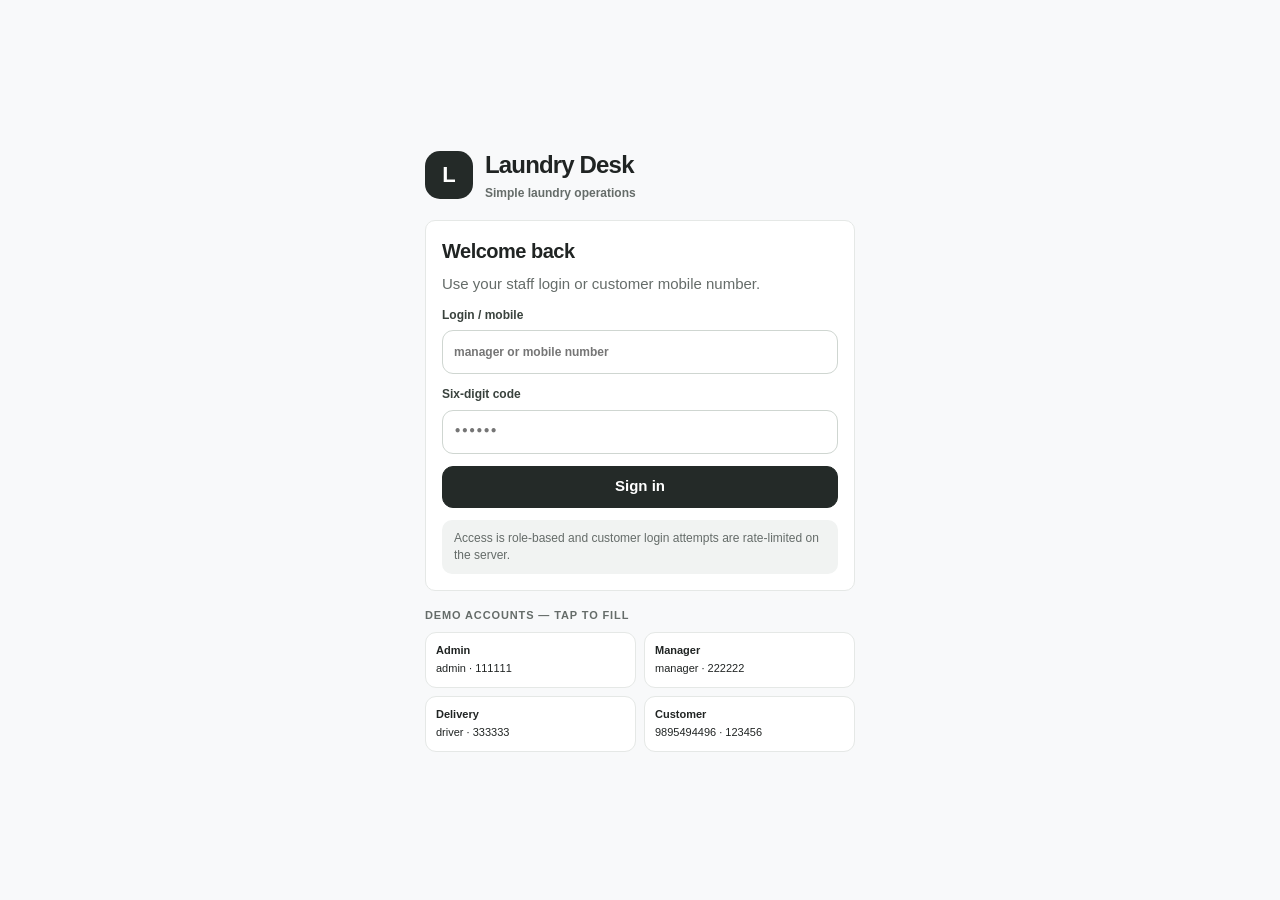
<file: index.html>
<!doctype html>
<html lang="en" data-theme="light">
<head>
  <meta charset="utf-8" />
  <meta name="viewport" content="width=device-width,initial-scale=1,viewport-fit=cover" />
  <meta name="theme-color" content="#f7f6f2" />
  <meta name="apple-mobile-web-app-capable" content="yes" />
  <meta name="apple-mobile-web-app-status-bar-style" content="default" />
  <meta name="apple-mobile-web-app-title" content="Laundry Desk" />
  <link rel="manifest" href="manifest.webmanifest" />
  <link rel="apple-touch-icon" href="icons/laundry-192.png" />
  <title>Laundry Desk</title>
  <link rel="preconnect" href="https://bfmsoerewmiqianxmcck.supabase.co" crossorigin />
  <script>try{const m=localStorage.getItem("laundry_mode")||"light";document.documentElement.dataset.theme=(m==="graphite"||m==="dark"||(m==="system"&&matchMedia("(prefers-color-scheme: dark)").matches))?"graphite":(["sage","linen"].includes(m)?m:"light")}catch(e){}</script>
  <link rel="stylesheet" href="styles.css?v=1.7.8-adaptive.1" />
</head>
<body>
  <div id="app"></div>
  <div id="toast" class="toast" aria-live="polite"></div>
  <div id="printArea" class="print-area"></div>
  <script src="config.js"></script>
  <script src="app.js?v=1.7.8-adaptive.1"></script>
  <script src="pwa.js?v=1.7.8-adaptive.1" defer></script>
</body>
</html>
</file>
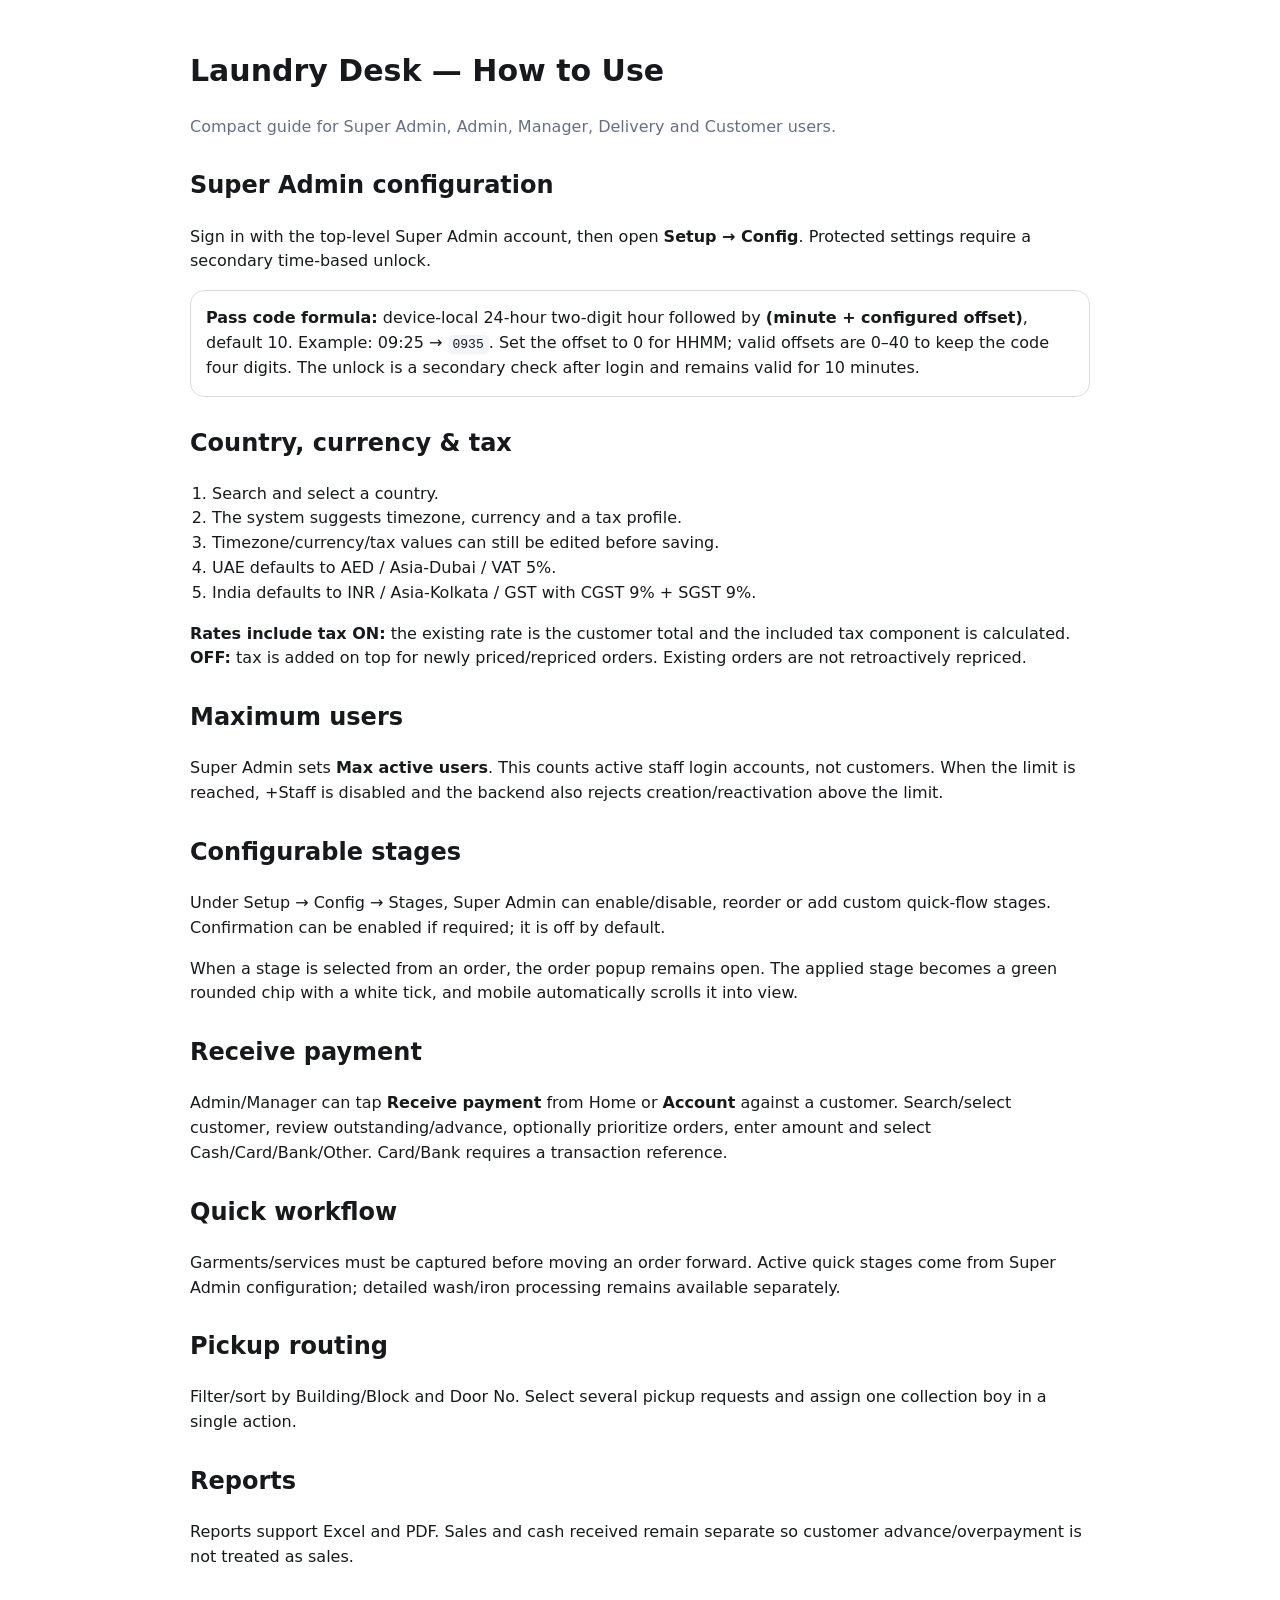
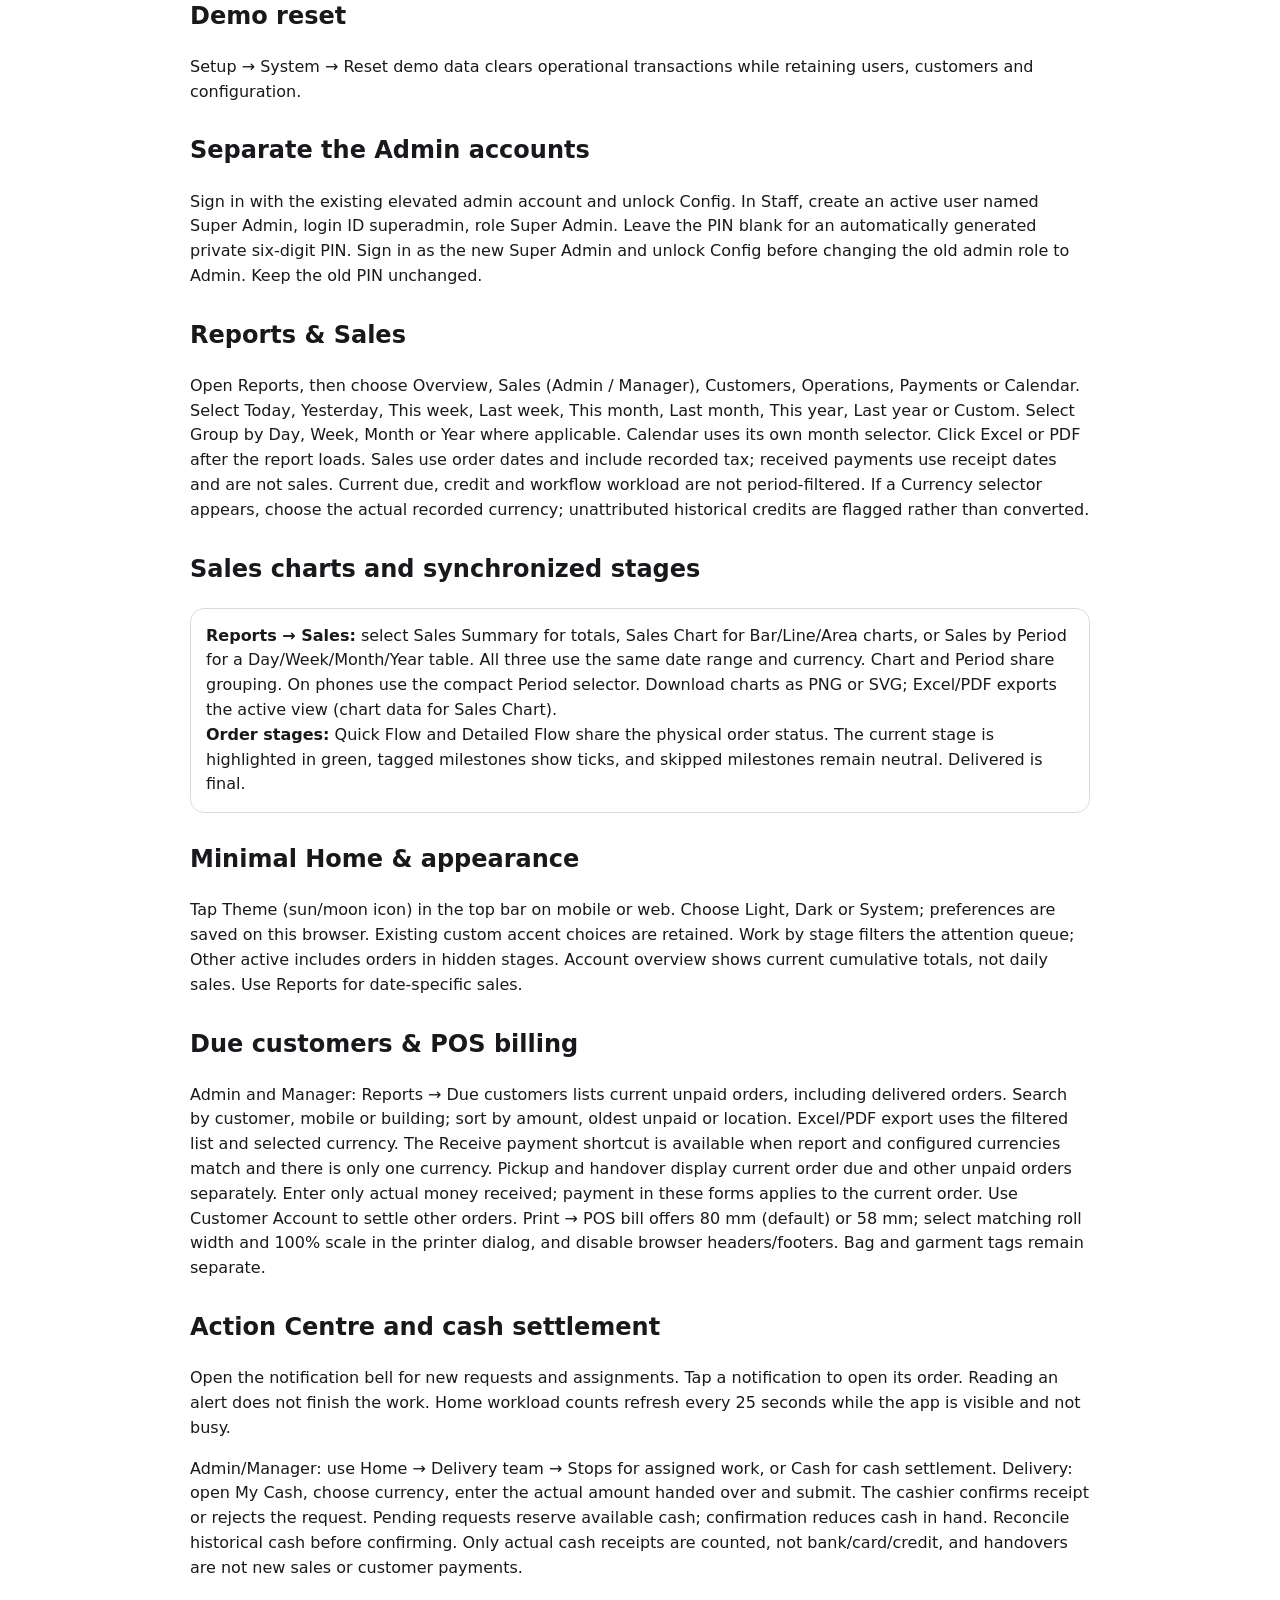
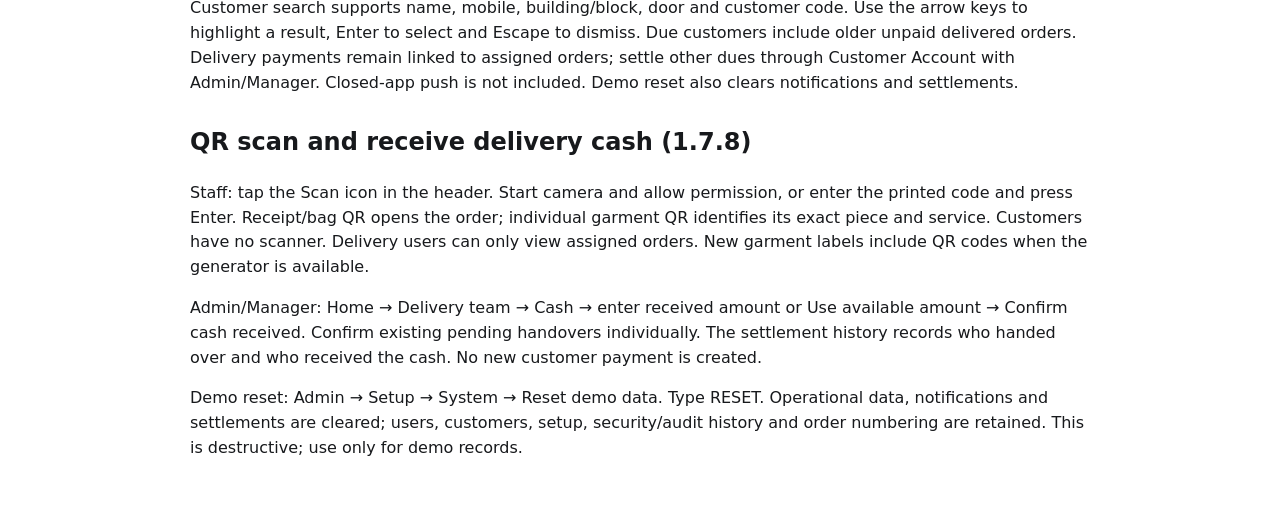
<file: HOW_TO_USE.html>
<!doctype html><html><head><meta charset="utf-8"><meta name="viewport" content="width=device-width,initial-scale=1"><title>Laundry Desk — How to Use</title><style>body{font-family:system-ui,-apple-system,sans-serif;max-width:900px;margin:auto;padding:28px;color:#17191c;line-height:1.55}h1{font-size:30px}h2{margin-top:28px}.box{border:1px solid #d9dde2;border-radius:14px;padding:15px;margin:12px 0}.muted{color:#667085}code{background:#f2f4f7;padding:2px 5px;border-radius:5px}ul,ol{padding-left:22px}</style></head><body>
<h1>Laundry Desk — How to Use</h1><p class="muted">Compact guide for Super Admin, Admin, Manager, Delivery and Customer users.</p>
<h2>Super Admin configuration</h2><p>Sign in with the top-level Super Admin account, then open <b>Setup → Config</b>. Protected settings require a secondary time-based unlock.</p>
<div class="box"><b>Pass code formula:</b> device-local 24-hour two-digit hour followed by <b>(minute + configured offset)</b>, default 10. Example: 09:25 → <code>0935</code>. Set the offset to 0 for HHMM; valid offsets are 0–40 to keep the code four digits. The unlock is a secondary check after login and remains valid for 10 minutes.</div>
<h2>Country, currency & tax</h2><ol><li>Search and select a country.</li><li>The system suggests timezone, currency and a tax profile.</li><li>Timezone/currency/tax values can still be edited before saving.</li><li>UAE defaults to AED / Asia-Dubai / VAT 5%.</li><li>India defaults to INR / Asia-Kolkata / GST with CGST 9% + SGST 9%.</li></ol>
<p><b>Rates include tax ON:</b> the existing rate is the customer total and the included tax component is calculated. <b>OFF:</b> tax is added on top for newly priced/repriced orders. Existing orders are not retroactively repriced.</p>
<h2>Maximum users</h2><p>Super Admin sets <b>Max active users</b>. This counts active staff login accounts, not customers. When the limit is reached, +Staff is disabled and the backend also rejects creation/reactivation above the limit.</p>
<h2>Configurable stages</h2><p>Under Setup → Config → Stages, Super Admin can enable/disable, reorder or add custom quick-flow stages. Confirmation can be enabled if required; it is off by default.</p><p>When a stage is selected from an order, the order popup remains open. The applied stage becomes a green rounded chip with a white tick, and mobile automatically scrolls it into view.</p>
<h2>Receive payment</h2><p>Admin/Manager can tap <b>Receive payment</b> from Home or <b>Account</b> against a customer. Search/select customer, review outstanding/advance, optionally prioritize orders, enter amount and select Cash/Card/Bank/Other. Card/Bank requires a transaction reference.</p>
<h2>Quick workflow</h2><p>Garments/services must be captured before moving an order forward. Active quick stages come from Super Admin configuration; detailed wash/iron processing remains available separately.</p>
<h2>Pickup routing</h2><p>Filter/sort by Building/Block and Door No. Select several pickup requests and assign one collection boy in a single action.</p>
<h2>Reports</h2><p>Reports support Excel and PDF. Sales and cash received remain separate so customer advance/overpayment is not treated as sales.</p>
<h2>Demo reset</h2><p>Setup → System → Reset demo data clears operational transactions while retaining users, customers and configuration.</p>
<h2>Separate the Admin accounts</h2><p>Sign in with the existing elevated admin account and unlock Config. In Staff, create an active user named Super Admin, login ID superadmin, role Super Admin. Leave the PIN blank for an automatically generated private six-digit PIN. Sign in as the new Super Admin and unlock Config before changing the old admin role to Admin. Keep the old PIN unchanged.</p><section><h2>Reports &amp; Sales</h2><p>Open Reports, then choose Overview, Sales (Admin / Manager), Customers, Operations, Payments or Calendar. Select Today, Yesterday, This week, Last week, This month, Last month, This year, Last year or Custom. Select Group by Day, Week, Month or Year where applicable. Calendar uses its own month selector. Click Excel or PDF after the report loads. Sales use order dates and include recorded tax; received payments use receipt dates and are not sales. Current due, credit and workflow workload are not period-filtered. If a Currency selector appears, choose the actual recorded currency; unattributed historical credits are flagged rather than converted.</p></section><h2>Sales charts and synchronized stages</h2><div class="box"><b>Reports → Sales:</b> select Sales Summary for totals, Sales Chart for Bar/Line/Area charts, or Sales by Period for a Day/Week/Month/Year table. All three use the same date range and currency. Chart and Period share grouping. On phones use the compact Period selector. Download charts as PNG or SVG; Excel/PDF exports the active view (chart data for Sales Chart).<br><b>Order stages:</b> Quick Flow and Detailed Flow share the physical order status. The current stage is highlighted in green, tagged milestones show ticks, and skipped milestones remain neutral. Delivered is final.</div><section><h2>Minimal Home &amp; appearance</h2><p>Tap Theme (sun/moon icon) in the top bar on mobile or web. Choose Light, Dark or System; preferences are saved on this browser. Existing custom accent choices are retained. Work by stage filters the attention queue; Other active includes orders in hidden stages. Account overview shows current cumulative totals, not daily sales. Use Reports for date-specific sales.</p></section><section><h2>Due customers &amp; POS billing</h2><p>Admin and Manager: Reports → Due customers lists current unpaid orders, including delivered orders. Search by customer, mobile or building; sort by amount, oldest unpaid or location. Excel/PDF export uses the filtered list and selected currency. The Receive payment shortcut is available when report and configured currencies match and there is only one currency. Pickup and handover display current order due and other unpaid orders separately. Enter only actual money received; payment in these forms applies to the current order. Use Customer Account to settle other orders. Print → POS bill offers 80 mm (default) or 58 mm; select matching roll width and 100% scale in the printer dialog, and disable browser headers/footers. Bag and garment tags remain separate.</p></section><section><h2>Action Centre and cash settlement</h2><p>Open the notification bell for new requests and assignments. Tap a notification to open its order. Reading an alert does not finish the work. Home workload counts refresh every 25 seconds while the app is visible and not busy.</p><p>Admin/Manager: use Home → Delivery team → Stops for assigned work, or Cash for cash settlement. Delivery: open My Cash, choose currency, enter the actual amount handed over and submit. The cashier confirms receipt or rejects the request. Pending requests reserve available cash; confirmation reduces cash in hand. Reconcile historical cash before confirming. Only actual cash receipts are counted, not bank/card/credit, and handovers are not new sales or customer payments.</p><p>Customer search supports name, mobile, building/block, door and customer code. Use the arrow keys to highlight a result, Enter to select and Escape to dismiss. Due customers include older unpaid delivered orders. Delivery payments remain linked to assigned orders; settle other dues through Customer Account with Admin/Manager. Closed-app push is not included. Demo reset also clears notifications and settlements.</p></section><section><h2>QR scan and receive delivery cash (1.7.8)</h2><p>Staff: tap the Scan icon in the header. Start camera and allow permission, or enter the printed code and press Enter. Receipt/bag QR opens the order; individual garment QR identifies its exact piece and service. Customers have no scanner. Delivery users can only view assigned orders. New garment labels include QR codes when the generator is available.</p><p>Admin/Manager: Home → Delivery team → Cash → enter received amount or Use available amount → Confirm cash received. Confirm existing pending handovers individually. The settlement history records who handed over and who received the cash. No new customer payment is created.</p><p>Demo reset: Admin → Setup → System → Reset demo data. Type RESET. Operational data, notifications and settlements are cleared; users, customers, setup, security/audit history and order numbering are retained. This is destructive; use only for demo records.</p></section></body></html>
</file>
<file: styles.css>
:root{
  --bg:#f7f8fa;
  --surface:#ffffff;
  --surface-soft:#f1f4f7;
  --text:#17212b;
  --muted:#667085;
  --border:#e2e7ec;
  --border-strong:#cfd6dd;
  --brand-accent:#64748b;
  --accent:var(--brand-accent);
  --accent-soft:color-mix(in srgb,var(--brand-accent) 11%,#fff);
  --accent-ink:#ffffff;
  --danger:#c83f49;
  --danger-soft:#fff0f1;
  --success:#137a55;
  --success-soft:#e9f7f0;
  --warning:#9a6700;
  --warning-soft:#fff7dd;
  --radius:14px;
  --radius-sm:10px;
  --shadow:0 1px 2px rgba(16,24,40,.04),0 8px 24px rgba(16,24,40,.04);
  --label:#3d4854;
  --topbar-bg:rgba(255,255,255,.94);
  --nav-bg:rgba(255,255,255,.97);
  --max:1180px;
  font-family:Inter,ui-sans-serif,system-ui,-apple-system,BlinkMacSystemFont,"Segoe UI",sans-serif;
  color-scheme:light;
}
html[data-theme="graphite"]{
  --bg:#0d0f11;
  --surface:#15181b;
  --surface-soft:#1d2125;
  --text:#f3f4f5;
  --muted:#9299a1;
  --border:#292e33;
  --border-strong:#3a4148;
  --accent:#e4e7eb;
  --accent-soft:#25292e;
  --accent-ink:#111315;
  --danger:#ff8f98;
  --danger-soft:#2b1b1e;
  --success:#7ed8b4;
  --success-soft:#14261f;
  --warning:#e8c46b;
  --warning-soft:#292313;
  --shadow:0 1px 2px rgba(0,0,0,.25),0 14px 38px rgba(0,0,0,.18);
  --label:#c9ced3;
  --topbar-bg:rgba(13,15,17,.94);
  --nav-bg:rgba(13,15,17,.96);
  color-scheme:dark;
}
html[data-theme="light"]{color-scheme:light}
*{box-sizing:border-box}
html{background:var(--bg)}
body{margin:0;background:var(--bg);color:var(--text);font-size:15px;line-height:1.45;-webkit-font-smoothing:antialiased;text-rendering:optimizeLegibility}
button,input,select,textarea{font:inherit;color:inherit}
button{cursor:pointer}
button:disabled{opacity:.55;cursor:not-allowed}
a{color:var(--accent)}
.shell{min-height:100vh;padding-bottom:78px}
.topbar{position:sticky;top:0;z-index:30;background:var(--topbar-bg);backdrop-filter:blur(14px);border-bottom:1px solid var(--border)}
.topbar-inner{max-width:var(--max);margin:auto;min-height:64px;padding:0 16px;display:flex;gap:16px;align-items:center}
.brand{display:flex;align-items:center;gap:10px;font-size:15px;font-weight:800;letter-spacing:-.02em;white-space:nowrap;min-width:0}.brand-mark{width:32px;height:32px;border-radius:10px;display:grid;place-items:center;background:var(--accent);color:var(--accent-ink);font-weight:900;flex:0 0 32px}.brand-copy{min-width:0;max-width:230px}.brand-copy>div{overflow:hidden;text-overflow:ellipsis}.brand-copy span{display:block;color:var(--muted);font-size:10px;font-weight:600;overflow:hidden;text-overflow:ellipsis;max-width:230px}
.desktop-nav{display:none;margin-left:14px;gap:4px;align-items:center;flex:1}.desktop-nav .navbtn{min-height:38px;padding:0 12px;border-radius:10px;display:flex;gap:7px;align-items:center;font-size:13px;text-transform:none}.desktop-nav .navbtn.active{background:var(--accent-soft);color:var(--accent);border:0}
.actor{margin-left:auto;display:flex;gap:8px;align-items:center}.actor-copy{display:none;text-align:right}.actor-name{font-size:13px;font-weight:750}.actor-role{font-size:11px;color:var(--muted)}
.icon-btn{width:40px;height:40px;border:1px solid var(--border);background:var(--surface);border-radius:12px;display:grid;place-items:center;padding:0}.icon-btn:hover{border-color:var(--border-strong);background:var(--surface-soft)}
.icon{width:18px;height:18px;display:block;stroke:currentColor;fill:none;stroke-width:1.8;stroke-linecap:round;stroke-linejoin:round}.icon.sm{width:16px;height:16px}
.main{max-width:var(--max);margin:auto;padding:24px 16px 108px}
.page-head{display:flex;align-items:flex-start;justify-content:space-between;gap:18px;margin-bottom:18px}.page-head-copy{min-width:0}.page-head-actions{display:flex;gap:8px;flex-wrap:wrap;justify-content:flex-end}
.kicker{font-size:11px;text-transform:uppercase;letter-spacing:.08em;color:var(--muted);font-weight:750;margin-bottom:4px}
h1,h2,h3,p{margin-top:0}h1{font-size:clamp(28px,5vw,40px);letter-spacing:-.04em;line-height:1.08;margin-bottom:8px}h2{font-size:20px;letter-spacing:-.025em;margin-bottom:7px}h3{font-size:15px;margin-bottom:6px}.sub{color:var(--muted);max-width:680px;margin-bottom:0}
.grid{display:grid;gap:12px}.grid.metrics{grid-template-columns:repeat(2,minmax(0,1fr))}.grid.cards{grid-template-columns:1fr}
.card{background:var(--surface);border:1px solid var(--border);border-radius:var(--radius);padding:16px;box-shadow:var(--shadow)}.card.flush{padding:0}.card.accent{background:var(--accent-soft);border-color:color-mix(in srgb,var(--accent) 28%,var(--border));box-shadow:none}.card.danger{background:var(--danger-soft);border-color:#f5cbd0}
.metric{box-shadow:none;min-height:96px;display:flex;flex-direction:column;justify-content:space-between}.metric .value{font-size:25px;font-weight:800;letter-spacing:-.035em}.metric .label{font-size:12px;color:var(--muted);font-weight:650}.metric.accent .value{color:var(--accent)}
.row{display:flex;gap:9px;align-items:center;flex-wrap:wrap}.row.between{justify-content:space-between}.stack{display:grid;gap:12px}.grow{flex:1}.muted{color:var(--muted)}.small{font-size:12px}.strong{font-weight:750}.mono{font-family:ui-monospace,SFMono-Regular,Menlo,monospace}.money{font-weight:780;font-variant-numeric:tabular-nums}
.btn{min-height:42px;border:1px solid var(--border-strong);border-radius:11px;background:var(--surface);padding:9px 14px;font-weight:700;display:inline-flex;align-items:center;justify-content:center;gap:7px;transition:background .14s,border-color .14s,transform .08s}.btn:hover{background:var(--surface-soft);border-color:#bfc7d0}.btn:active{transform:translateY(1px)}.btn.primary{background:var(--accent);border-color:var(--accent);color:var(--accent-ink)}.btn.primary:hover{filter:brightness(.96)}.btn.dark{background:var(--text);border-color:var(--text);color:#fff}.btn.danger{background:var(--danger-soft);border-color:#efc6cb;color:var(--danger)}.btn.ghost{border-color:transparent;background:transparent}.btn.smallbtn{min-height:34px;padding:6px 10px;font-size:12px}.btn.block{width:100%}
.input,select,textarea{width:100%;min-height:44px;border:1px solid var(--border-strong);border-radius:11px;background:var(--surface);padding:10px 11px;outline:none;transition:border-color .14s,box-shadow .14s}textarea{min-height:82px;resize:vertical}.input:focus,select:focus,textarea:focus{border-color:var(--accent);box-shadow:0 0 0 3px var(--accent-soft)}label{display:grid;gap:6px;font-size:12px;font-weight:700;color:var(--label)}input[type=checkbox]{accent-color:var(--accent)}
.form-grid{display:grid;gap:12px}.divider{height:1px;background:var(--border);margin:16px 0}.section{margin-top:24px}.section-head{display:flex;justify-content:space-between;align-items:end;gap:10px;margin-bottom:10px}
.stagebar{display:flex;overflow:auto;gap:7px;padding:2px 0 4px;scrollbar-width:none}.stagebar::-webkit-scrollbar,.tabs::-webkit-scrollbar,.queue-strip::-webkit-scrollbar{display:none}.stage{white-space:nowrap;border:1px solid var(--border);border-radius:999px;padding:5px 9px;font-size:11px;font-weight:700;background:var(--surface-soft);color:var(--muted)}.stage.active{background:var(--accent-soft);border-color:color-mix(in srgb,var(--accent) 28%,var(--border));color:var(--accent)}.stage.done{background:var(--success-soft);border-color:#cfe9dd;color:var(--success)}
.badge{display:inline-flex;align-items:center;border:1px solid var(--border);border-radius:999px;padding:4px 7px;font-size:10px;font-weight:750;text-transform:uppercase;letter-spacing:.03em;background:var(--surface-soft);color:var(--muted)}.badge.paid{background:var(--success-soft);border-color:#cde7db;color:var(--success)}.badge.partial{background:var(--warning-soft);border-color:#f2df9f;color:var(--warning)}.badge.unpaid{background:var(--danger-soft);border-color:#f2cbd0;color:var(--danger)}.badge.unpriced{background:var(--surface-soft)}
.order{display:grid;gap:12px;content-visibility:auto;contain-intrinsic-size:190px}.order:hover{border-color:var(--border-strong)}.order-head{display:flex;justify-content:space-between;gap:12px;align-items:start}.order-no{font-size:15px;font-weight:800;letter-spacing:-.015em}.order-meta{display:flex;gap:6px;flex-wrap:wrap}.order-money{display:grid;grid-template-columns:repeat(2,minmax(0,1fr));gap:8px;padding-top:10px;border-top:1px solid var(--border)}.order-money span{font-size:11px;color:var(--muted)}.order-money b{display:block;color:var(--text);font-size:13px;margin-top:2px}
.list{display:grid}.list-row{display:grid;gap:7px;padding:12px 0;border-bottom:1px solid var(--border);content-visibility:auto;contain-intrinsic-size:66px}.list-row:last-child{border-bottom:0}
.qty-grid{display:grid;gap:8px}.qty-row{display:grid;grid-template-columns:1fr auto;gap:10px;align-items:center;border:1px solid var(--border);border-radius:12px;background:var(--surface);padding:10px 12px}.stepper{display:flex;align-items:center;border:1px solid var(--border-strong);border-radius:10px;overflow:hidden;background:var(--surface)}.stepper button{width:38px;height:38px;border:0;background:var(--surface-soft);font-weight:800;font-size:20px}.stepper button:hover{background:var(--accent-soft);color:var(--accent)}.stepper span{min-width:40px;text-align:center;font-weight:800;font-variant-numeric:tabular-nums}
.queue-strip{display:flex;gap:8px;overflow:auto;padding:2px 0}.queue-chip{flex:0 0 auto;min-width:120px;border:1px solid var(--border);background:var(--surface);border-radius:12px;padding:10px 12px}.queue-chip b{display:block;font-size:20px}.queue-chip span{font-size:11px;color:var(--muted)}
.bottomnav{position:fixed;z-index:30;left:0;right:0;bottom:0;background:var(--nav-bg);backdrop-filter:blur(12px);border-top:1px solid var(--border);padding-bottom:max(5px,env(safe-area-inset-bottom))}.bottomnav-inner{max-width:680px;margin:auto;display:grid;grid-template-columns:repeat(var(--nav-count,4),1fr);padding:5px 8px}.navbtn{border:0;background:transparent;min-height:54px;border-radius:11px;font-size:10px;font-weight:700;color:var(--muted);display:flex;flex-direction:column;gap:3px;align-items:center;justify-content:center}.navbtn.active{background:var(--accent-soft);color:var(--accent)}.navbtn .icon{width:19px;height:19px}
.login-wrap{min-height:100vh;display:grid;place-items:center;padding:24px}.login{width:min(100%,430px)}.login-brand{display:flex;align-items:center;gap:12px;margin-bottom:18px}.login-mark{width:48px;height:48px;border-radius:15px;display:grid;place-items:center;background:var(--accent);color:var(--accent-ink);font-size:22px;font-weight:900}.login-title{font-size:24px;font-weight:820;letter-spacing:-.035em}.login-title span{display:block;font-size:12px;color:var(--muted);font-weight:600;letter-spacing:0;margin-top:2px}.demo-grid{display:grid;grid-template-columns:repeat(2,1fr);gap:8px}.demo{border:1px solid var(--border);border-radius:11px;padding:10px;background:var(--surface);font-size:11px;cursor:pointer;text-align:left}.demo:hover{border-color:var(--accent);background:var(--accent-soft)}.demo b{display:block;margin-bottom:2px}.security-note{padding:10px 12px;border-radius:10px;background:var(--surface-soft);font-size:12px;color:var(--muted)}
.modal-backdrop{position:fixed;inset:0;z-index:50;background:rgba(15,23,42,.34);display:grid;place-items:end center;padding-top:30px}.modal{width:min(100%,680px);max-height:92vh;overflow:auto;background:var(--surface);border:1px solid var(--border);border-bottom:0;border-radius:20px 20px 0 0;padding:18px;box-shadow:0 -20px 60px rgba(15,23,42,.12)}.modal-head{position:sticky;top:-18px;background:var(--surface);z-index:2;padding:12px 0 12px;display:flex;justify-content:space-between;gap:10px;border-bottom:1px solid var(--border);margin-bottom:14px}.x{width:38px;height:38px;border:1px solid var(--border);border-radius:10px;background:var(--surface-soft);font-size:20px}
.table-wrap{overflow:auto;border:1px solid var(--border);border-radius:12px;background:var(--surface)}table{width:100%;border-collapse:collapse;min-width:600px}th,td{text-align:left;padding:10px 12px;border-bottom:1px solid var(--border);font-size:12px}th{background:var(--surface-soft);color:var(--muted);text-transform:uppercase;font-size:10px;letter-spacing:.05em;font-weight:750}
.toast{position:fixed;z-index:100;left:50%;bottom:90px;transform:translateX(-50%) translateY(16px);opacity:0;pointer-events:none;background:#17212b;color:#fff;border-radius:11px;padding:10px 14px;font-weight:650;transition:.18s;max-width:90vw;box-shadow:0 10px 30px rgba(0,0,0,.15)}.toast.show{opacity:1;transform:translateX(-50%) translateY(0)}.toast.error{background:#9f2630}
.empty{border:1px dashed var(--border-strong);border-radius:12px;padding:24px;text-align:center;color:var(--muted);background:var(--surface)}
.tabs{display:flex;gap:7px;overflow:auto;margin-bottom:14px}.tab{white-space:nowrap;border:1px solid var(--border);border-radius:999px;background:var(--surface);padding:7px 11px;font-weight:700;font-size:11px;color:var(--muted)}.tab.active{background:var(--accent-soft);border-color:color-mix(in srgb,var(--accent) 28%,var(--border));color:var(--accent)}
.theme-mode-grid{display:grid;grid-template-columns:repeat(2,minmax(0,1fr));gap:10px}.theme-mode{border:1px solid var(--border);border-radius:14px;background:var(--surface);padding:10px;text-align:left;display:grid;gap:7px}.theme-mode.active{border-color:var(--text);box-shadow:inset 0 0 0 1px var(--text)}.theme-mode small{color:var(--muted)}.theme-preview{height:58px;border-radius:10px;border:1px solid var(--border);display:block}.theme-preview.graphite{background:linear-gradient(135deg,#0d0f11 0 45%,#1d2125 45% 72%,#e4e7eb 72%)}.theme-preview.light{background:linear-gradient(135deg,#f7f8fa 0 45%,#fff 45% 72%,var(--brand-accent) 72%)}.theme-grid{display:grid;grid-template-columns:repeat(5,1fr);gap:10px}.theme-swatch{aspect-ratio:1;border-radius:14px;border:2px solid transparent;padding:0;position:relative}.theme-swatch.active:after{content:"✓";position:absolute;inset:0;display:grid;place-items:center;color:#fff;font-weight:900;text-shadow:0 1px 3px rgba(0,0,0,.35)}.theme-custom{display:flex;gap:10px;align-items:center}.theme-custom input[type=color]{width:52px;height:44px;border:1px solid var(--border);border-radius:11px;padding:4px;background:var(--surface)}
.business-preview-mark{width:74px;height:74px;border-radius:18px;display:grid;place-items:center;background:var(--accent);color:var(--accent-ink);font-size:32px;font-weight:900}.quick-actions{display:grid;grid-template-columns:1fr;gap:10px}.quick-action{text-align:left;display:flex;align-items:center;gap:13px;min-height:84px}.quick-action-icon{width:42px;height:42px;flex:0 0 42px;border-radius:12px;display:grid;place-items:center;background:var(--accent-soft);color:var(--accent)}.quick-action h2{margin:0 0 2px}.quick-action p{margin:0;color:var(--muted);font-size:12px}
.print-area{display:none}
.is-busy body:before{content:"";position:fixed;left:0;right:0;top:0;height:3px;z-index:120;background:linear-gradient(90deg,transparent,var(--accent),transparent);background-size:200% 100%;animation:loading 1s linear infinite}@keyframes loading{to{background-position:-200% 0}}
@media(prefers-reduced-motion:reduce){*,*:before,*:after{scroll-behavior:auto!important;animation-duration:.001ms!important;transition-duration:.001ms!important}}
@media(min-width:720px){.grid.metrics{grid-template-columns:repeat(4,1fr)}.grid.cards{grid-template-columns:repeat(2,minmax(0,1fr))}.form-grid.two{grid-template-columns:repeat(2,1fr)}.quick-actions{grid-template-columns:repeat(3,1fr)}.modal-backdrop{place-items:center;padding:20px}.modal{border-bottom:1px solid var(--border);border-radius:18px;max-height:88vh}.bottomnav{display:none}.shell{padding-bottom:0}.main{padding:32px 20px 48px}.desktop-nav{display:flex}.actor-copy{display:block}.topbar-inner{padding:0 20px}.toast{bottom:28px}}
@media(min-width:1024px){.main{padding-top:38px}.grid.cards{gap:14px}.page-head{margin-bottom:22px}}
@media(max-width:500px){.page-head{display:grid}.page-head-actions{justify-content:flex-start}.page-head-actions .btn{width:100%}.actor .btn.ghost:not(.exit-btn){display:none}.main{padding-top:20px}.card{padding:14px}.theme-grid{grid-template-columns:repeat(5,1fr)}}
@media print{
  body>*:not(.print-area){display:none!important}.print-area{display:block!important;background:#fff;color:#000;padding:10mm;font-family:Arial,sans-serif}.print-sheet{max-width:190mm;margin:auto}.print-head{display:flex;justify-content:space-between;gap:10mm;border-bottom:2px solid #000;padding-bottom:5mm;margin-bottom:5mm}.print-title{font-size:24pt;font-weight:900}.print-org{font-size:9pt;font-weight:800;text-transform:uppercase;letter-spacing:.04em}.print-address{max-width:120mm;margin-top:1mm}.print-order{margin-top:3mm;font-size:9pt}.print-table{width:100%;border-collapse:collapse}.print-table th,.print-table td{border:1px solid #000;padding:3mm;font-size:10pt}.label-grid{display:grid;grid-template-columns:repeat(2,1fr);gap:5mm}.garment-tag,.bag-label{border:2px solid #000;padding:5mm;break-inside:avoid}.garment-tag{min-height:38mm}.bag-label{margin-bottom:8mm}.qr{width:90px;height:90px}.qr img,.qr canvas{max-width:100%;height:auto}.no-print{display:none!important}}

/* Action feedback */
.btn.processing,.icon-btn.processing{position:relative;cursor:wait!important;pointer-events:none;opacity:.88;transform:none!important}
.btn.processing{box-shadow:none}
.btn-spinner{width:15px;height:15px;flex:0 0 15px;border:2px solid currentColor;border-right-color:transparent;border-radius:50%;animation:btn-spin .7s linear infinite}
.btn.primary .btn-spinner{border-color:currentColor;border-right-color:transparent}
@keyframes btn-spin{to{transform:rotate(360deg)}}
.is-busy .btn:not(.processing)[type="submit"]{cursor:wait}
@media(prefers-reduced-motion:reduce){.btn-spinner{animation-duration:1.4s}}

/* Graphite refinements */
html[data-theme="graphite"] .card.danger{border-color:#4a2a30}
html[data-theme="graphite"] .badge.paid{border-color:#27513f}
html[data-theme="graphite"] .badge.partial{border-color:#594b22}
html[data-theme="graphite"] .badge.unpaid{border-color:#5a3035}
html[data-theme="graphite"] .stage.done{border-color:#27513f}
html[data-theme="graphite"] .btn:hover{border-color:#59616a}
html[data-theme="graphite"] .modal-backdrop{background:rgba(0,0,0,.68)}
html[data-theme="graphite"] .toast{background:#f1f3f5;color:#111315}
html[data-theme="graphite"] .toast.error{background:#ff8f98;color:#1a0d10}
html[data-theme="graphite"] .demo:hover{border-color:#6b737c}
html[data-theme="graphite"] .theme-swatch{box-shadow:inset 0 0 0 1px rgba(255,255,255,.14)}

/* Compact order queue — optimal by default */
.orders-toolbar{display:flex;align-items:flex-start;justify-content:space-between;gap:12px;margin-bottom:14px}.orders-toolbar .tabs{margin-bottom:0;min-width:0;flex:1}.view-switch{display:inline-flex;flex:0 0 auto;padding:3px;border:1px solid var(--border);border-radius:11px;background:var(--surface-soft)}.view-switch-btn{min-height:32px;border:0;border-radius:8px;background:transparent;padding:5px 10px;color:var(--muted);font-size:11px;font-weight:750}.view-switch-btn.active{background:var(--surface);color:var(--text);box-shadow:0 1px 2px rgba(0,0,0,.08)}
.order-list.optimal-view{display:grid;gap:8px}.order-optimal{min-height:68px;padding:10px 12px;display:grid;grid-template-columns:minmax(160px,1.5fr) minmax(170px,1fr) minmax(120px,.72fr) auto;gap:12px;align-items:center;box-shadow:none}.order-optimal:hover{background:var(--surface-soft)}.order-optimal-main{min-width:0}.order-optimal .order-no{font-size:13px}.order-customer{margin-top:2px;color:var(--muted);font-size:11px;overflow:hidden;text-overflow:ellipsis;white-space:nowrap}.order-optimal-status{display:flex;gap:6px;align-items:center;min-width:0;flex-wrap:wrap}.order-optimal-money{text-align:right;font-variant-numeric:tabular-nums}.order-optimal-money span{display:block;color:var(--muted);font-size:10px}.order-optimal-money b{display:block;margin-top:1px;font-size:13px}.order-details-btn{min-height:34px;padding:5px 10px}.order-list.detailed-view{margin-top:0}.order-detailed{contain-intrinsic-size:190px}

/* Keep exit reachable on small screens */
.exit-btn{flex:0 0 auto}.exit-btn .icon{flex:0 0 auto}
@media(max-width:719px){.topbar-inner{gap:7px;padding:0 10px}.brand{gap:7px;flex:1;overflow:hidden}.brand-mark{width:30px;height:30px;flex-basis:30px;border-radius:9px}.brand-copy{max-width:none;overflow:hidden}.brand-copy span{display:none}.actor{margin-left:0;gap:5px;flex:0 0 auto}.actor .icon-btn{width:36px;height:36px;border-radius:10px}.exit-btn{width:36px;min-width:36px;height:36px;min-height:36px;padding:0;border:1px solid var(--border);background:var(--surface)}.exit-btn span{display:none}.orders-toolbar{display:grid;gap:9px}.view-switch{justify-self:end}.order-optimal{grid-template-columns:minmax(0,1fr) auto;grid-template-areas:"main money" "status detail";gap:7px 10px;padding:10px 11px}.order-optimal-main{grid-area:main}.order-optimal-status{grid-area:status}.order-optimal-money{grid-area:money}.order-details-btn{grid-area:detail;justify-self:end}.order-optimal-money b{font-size:12px}.order-optimal-money span{max-width:112px;white-space:nowrap;overflow:hidden;text-overflow:ellipsis}.order-stage-tabs{width:100%}}
@media(max-width:380px){.actor .icon-btn{width:34px;height:34px}.exit-btn{width:34px;min-width:34px;height:34px;min-height:34px}.brand-copy>div{font-size:13px}.order-optimal-status .badge{display:none}}
@media(min-width:720px){.grid.cards .order-optimal{grid-template-columns:minmax(0,1fr) auto;grid-template-areas:"main money" "status detail"}.grid.cards .order-optimal-main{grid-area:main}.grid.cards .order-optimal-status{grid-area:status}.grid.cards .order-optimal-money{grid-area:money}.grid.cards .order-details-btn{grid-area:detail;justify-self:end}}

/* Order detail — compact action dock */
.order-modal{width:min(100%,760px)}
.order-modal .modal-head{margin-bottom:10px}
.order-modal .stagebar{margin-bottom:0}
.order-metrics{grid-template-columns:repeat(4,minmax(0,1fr))!important;gap:7px!important}
.order-metrics .metric{min-height:64px;padding:9px 10px;border-radius:11px}
.order-metrics .metric .value{font-size:15px;letter-spacing:-.02em}
.order-metrics .metric .label{font-size:9px;text-transform:uppercase;letter-spacing:.04em}
.order-customer-card{padding:11px 13px;margin-top:10px!important;box-shadow:none}
.order-customer-card h3{margin-bottom:2px}
.order-pieces{margin-top:12px!important}
.order-pieces .list{gap:6px}
.order-pieces .list-row{padding:8px 10px}
.compact-empty{padding:13px 12px}
.order-payments{border-top:1px solid var(--border);padding-top:9px;margin-top:10px!important}
.order-payments summary{cursor:pointer;display:flex;align-items:center;justify-content:space-between;font-size:12px;font-weight:750;color:var(--muted);list-style:none}
.order-payments summary::-webkit-details-marker{display:none}
.order-payments summary span{min-width:24px;height:22px;border-radius:999px;background:var(--surface-soft);display:grid;place-items:center;font-size:10px}
.order-action-dock{position:sticky;z-index:4;bottom:-18px;margin:14px -18px -18px;padding:11px 18px calc(11px + env(safe-area-inset-bottom));background:color-mix(in srgb,var(--surface) 96%,transparent);backdrop-filter:blur(14px);border-top:1px solid var(--border);box-shadow:0 -12px 28px rgba(0,0,0,.05)}
.order-next-action{width:100%;min-height:50px;border:0;border-radius:12px;background:var(--accent);color:var(--accent-ink);padding:8px 13px;display:flex;align-items:center;justify-content:space-between;gap:12px;text-align:left;font-weight:800}
.order-next-action:hover{filter:brightness(.97)}
.order-next-action .next-copy{display:grid;gap:1px}
.order-next-action small{font-size:9px;text-transform:uppercase;letter-spacing:.08em;opacity:.78;font-weight:750}
.order-next-action b{font-size:14px}
.order-next-action .icon{width:20px;height:20px}
.order-action-grid{display:grid;grid-template-columns:repeat(4,minmax(0,1fr));gap:7px;margin-top:7px}
.order-action{min-width:0;min-height:58px;border:1px solid var(--border);border-radius:11px;background:var(--surface);color:var(--text);padding:7px 5px;display:flex;flex-direction:column;align-items:center;justify-content:center;gap:5px;font-size:10px;font-weight:750;line-height:1.1;text-align:center}
.order-action:hover{background:var(--surface-soft);border-color:var(--border-strong)}
.order-action .icon{width:18px;height:18px;color:var(--muted)}
.order-action:hover .icon{color:var(--text)}
.compact-modal{width:min(100%,500px)}
.print-choice-grid{display:grid;grid-template-columns:repeat(2,minmax(0,1fr));gap:10px}
.print-choice{min-height:98px;border:1px solid var(--border);border-radius:13px;background:var(--surface);padding:14px;text-align:left;display:flex;align-items:flex-start;gap:11px;color:var(--text)}
.print-choice:hover{background:var(--surface-soft);border-color:var(--border-strong)}
.print-choice .icon{width:22px;height:22px;flex:0 0 22px;margin-top:1px}
.print-choice span{display:grid;gap:4px}.print-choice b{font-size:13px}.print-choice small{font-size:10px;color:var(--muted);line-height:1.35}
.print-choice.disabled{opacity:.48;pointer-events:none}
html[data-theme="graphite"] .order-action-dock{box-shadow:0 -12px 30px rgba(0,0,0,.32)}
html[data-theme="graphite"] .order-action:hover{border-color:#59616a}

@media(max-width:719px){
  .order-modal{max-height:96dvh}
  .order-metrics .metric{min-height:58px;padding:7px 8px}
  .order-metrics .metric .value{font-size:12px;white-space:nowrap}
  .order-metrics .metric .label{font-size:8px}
  .order-customer-card{padding:9px 11px}
  .order-action-dock{bottom:-18px;padding-left:12px;padding-right:12px}
  .order-next-action{min-height:48px}
  .order-action-grid{gap:6px}
  .order-action{min-height:55px;padding:6px 3px;font-size:9px}
  .order-action .icon{width:17px;height:17px}
  .compact-empty{padding:10px}
}
@media(max-width:380px){
  .order-metrics{gap:4px!important}
  .order-metrics .metric{padding:6px 5px}
  .order-action{font-size:8.5px}
  .print-choice-grid{grid-template-columns:1fr}
}
.order-next-action.processing,.order-action.processing,.print-choice.processing{cursor:wait!important;pointer-events:none;opacity:.88;transform:none!important}
.order-next-action.processing{justify-content:center}.order-action.processing{flex-direction:row}

/* Quick workflow */
.workflow-mode{display:inline-flex;gap:3px;padding:3px;border:1px solid var(--border);border-radius:11px;background:var(--surface-soft);margin-bottom:10px}
.workflow-mode button{border:0;background:transparent;color:var(--muted);border-radius:8px;min-height:32px;padding:5px 10px;font-size:11px;font-weight:750}
.workflow-mode button.active{background:var(--surface);color:var(--text);box-shadow:0 1px 2px rgba(0,0,0,.08)}
.quick-stagebar .stage{padding-inline:8px}
.detail-substatus{display:inline-flex;margin-top:5px;font-size:10px;color:var(--muted)}
.order-waiting{width:100%;min-height:50px;border:1px solid var(--border);border-radius:12px;background:var(--surface-soft);padding:8px 13px;display:grid;align-content:center;gap:1px}
.order-waiting small{font-size:9px;text-transform:uppercase;letter-spacing:.08em;color:var(--muted);font-weight:750}.order-waiting b{font-size:13px}

/* Reports */
.report-controls{display:grid;gap:10px;margin-bottom:14px}.report-presets{display:flex;gap:7px;overflow:auto;padding-bottom:2px;scrollbar-width:none}.report-presets::-webkit-scrollbar{display:none}.chip{white-space:nowrap;min-height:34px;border:1px solid var(--border);border-radius:999px;background:var(--surface);padding:6px 11px;color:var(--muted);font-size:11px;font-weight:750}.chip.active{background:var(--accent-soft);border-color:color-mix(in srgb,var(--accent) 28%,var(--border));color:var(--accent)}
.report-options{display:flex;gap:10px;align-items:end;justify-content:flex-end}.report-options label{width:min(170px,100%)}.report-options select{min-height:38px;padding:7px 10px}
.report-custom{display:grid;grid-template-columns:1fr 1fr auto;gap:8px;align-items:end;padding:10px;border:1px solid var(--border);border-radius:12px;background:var(--surface-soft)}.report-custom input{min-height:38px;border:1px solid var(--border-strong);border-radius:9px;background:var(--surface);padding:7px 9px}
.report-tabs{margin-top:4px}.report-section{margin-top:18px}.report-section:first-child{margin-top:0}.report-section-head{display:flex;align-items:end;justify-content:space-between;gap:12px;margin-bottom:9px}.report-section-head h2{margin-bottom:0}.report-note{font-size:10px;color:var(--muted)}
.report-metrics{grid-template-columns:repeat(2,minmax(0,1fr))}.report-metrics .metric{min-height:82px}.report-metrics .metric .value{font-size:20px}
.report-breakdown{display:grid;grid-template-columns:repeat(2,minmax(0,1fr));gap:8px}.report-break{padding:11px 12px;box-shadow:none;display:flex;align-items:center;justify-content:space-between;gap:10px}.report-break span{text-transform:capitalize;color:var(--muted);font-size:11px}.report-break b{font-size:13px}
.report-table table{min-width:760px}.customer-report table{min-width:940px}.due-text{color:var(--danger)}.credit-text{color:var(--success)}
.report-queue{padding-bottom:4px}.report-details{box-shadow:none;margin-top:16px}.report-details summary{cursor:pointer;font-weight:750}.report-stage-list{display:grid;gap:0;margin-top:10px}.report-stage-list>div{display:flex;justify-content:space-between;gap:12px;padding:8px 0;border-top:1px solid var(--border);font-size:12px}
.report-loading{min-height:190px;border:1px dashed var(--border-strong);border-radius:14px;display:flex;align-items:center;justify-content:center;gap:12px;color:var(--muted);background:var(--surface)}.report-loading b{display:block;color:var(--text)}.report-loading span:last-child{display:block;font-size:11px;margin-top:2px}
.calendar-month{width:160px}.calendar-month input{min-height:38px;border:1px solid var(--border-strong);border-radius:9px;background:var(--surface);padding:7px 9px}.calendar-weekdays,.calendar-grid{display:grid;grid-template-columns:repeat(7,minmax(0,1fr));gap:6px}.calendar-weekdays{margin:12px 0 6px}.calendar-weekdays span{text-align:center;color:var(--muted);font-size:9px;font-weight:750;text-transform:uppercase;letter-spacing:.04em}.calendar-cell{min-height:100px;border:1px solid var(--border);border-radius:11px;background:var(--surface);padding:7px;display:grid;align-content:start;gap:4px}.calendar-cell.blank{border-color:transparent;background:transparent}.calendar-cell.has-data{background:var(--surface-soft)}.calendar-day{font-size:11px;font-weight:800}.calendar-stat{display:flex;justify-content:space-between;font-size:9px;color:var(--muted)}.calendar-stat b{color:var(--text)}.calendar-income{margin-top:auto;font-size:9px;font-weight:750;white-space:nowrap;overflow:hidden;text-overflow:ellipsis;color:var(--accent)}

@media(min-width:720px){.report-controls{grid-template-columns:minmax(0,1fr) auto;align-items:start}.report-custom{grid-column:1/-1}.report-metrics{grid-template-columns:repeat(4,minmax(0,1fr))}.report-breakdown{grid-template-columns:repeat(4,minmax(0,1fr))}.calendar-cell{min-height:118px;padding:9px}.calendar-day{font-size:12px}.calendar-stat,.calendar-income{font-size:10px}}
@media(max-width:719px){.workflow-mode{width:100%;display:grid;grid-template-columns:1fr 1fr}.workflow-mode button{width:100%}.quick-stagebar{gap:5px}.quick-stagebar .stage{font-size:9px;padding:4px 7px}.report-options{justify-content:flex-start}.report-custom{grid-template-columns:1fr 1fr}.report-custom .btn{grid-column:1/-1;width:100%}.report-section-head{align-items:flex-start}.report-note{display:none}.calendar-weekdays,.calendar-grid{gap:4px}.calendar-cell{min-height:78px;padding:5px;border-radius:8px}.calendar-stat{font-size:8px}.calendar-income{font-size:8px}.calendar-month{width:145px}.bottomnav-inner{padding-inline:4px}.navbtn{font-size:9px}.navbtn .icon{width:18px;height:18px}}
@media(max-width:420px){.calendar-cell{min-height:68px}.calendar-stat span{display:none}.calendar-income{font-size:7.5px}.report-metrics .metric{min-height:72px}.report-metrics .metric .value{font-size:17px}}

.account-grid{align-items:start}
.account-grid>.card{align-self:start}
.qty-row.disabled-row{opacity:.56}
.qty-row.disabled-row .stepper button:disabled{cursor:not-allowed;opacity:.45}

/* Compact admin/customer/rate editors */
.compact-head{margin-bottom:10px}.compact-head h2{margin-bottom:2px}
.quick-entry{display:grid;gap:8px;padding:10px;margin-bottom:12px;border:1px solid var(--border);border-radius:12px;background:var(--surface-soft)}
.quick-entry-customer{grid-template-columns:minmax(150px,1.1fr) minmax(150px,.9fr) minmax(200px,1.6fr) auto}
.quick-entry .input,.rate-editor .input{min-height:36px;padding:7px 9px}
.compact-table table,.rate-editor table{min-width:720px}
.compact-table th,.compact-table td,.rate-editor th,.rate-editor td{padding:8px 10px;vertical-align:middle}
.compact-actions{gap:6px;flex-wrap:nowrap;justify-content:flex-end}
.rate-editor .inline-input{width:130px;max-width:100%;background:var(--surface)}
.rate-editor input[type="date"].inline-input{width:150px}
.rate-editor .quick-add-row td{background:var(--surface-soft);border-bottom:1px solid var(--border-strong)}
.rate-editor .quick-add-row select{min-width:150px;min-height:36px}
.page-head-actions{display:flex;gap:8px;flex-wrap:wrap;justify-content:flex-end}
.customer-table td:last-child{text-align:right}

@media(max-width:719px){
  .quick-entry-customer{grid-template-columns:1fr 1fr}.quick-entry-customer input[name="address"],.quick-entry-customer .btn{grid-column:1/-1}
  .page-head-actions{width:100%;justify-content:flex-start}.page-head-actions .btn{flex:1}
  .compact-table,.rate-editor{border:0;background:transparent;overflow:visible}
  .compact-table table,.rate-editor table{min-width:0;display:block}.compact-table thead,.rate-editor thead{display:none}.compact-table tbody,.rate-editor tbody{display:grid;gap:8px}
  .compact-table tr,.rate-editor tr{display:grid;grid-template-columns:1fr 1fr;gap:7px;padding:10px;border:1px solid var(--border);border-radius:12px;background:var(--surface)}
  .compact-table td,.rate-editor td{display:block;padding:0;border:0}.compact-table td:first-child,.rate-editor td:first-child{grid-column:1/-1}
  .compact-table td:nth-child(3){grid-column:1/-1}.compact-table td:last-child{grid-column:1/-1;text-align:left}.compact-actions{justify-content:flex-start;flex-wrap:wrap}
  .rate-editor .quick-add-row{background:var(--surface-soft)}.rate-editor .quick-add-row td:nth-child(1),.rate-editor .quick-add-row td:nth-child(2){grid-column:auto}.rate-editor .quick-add-row td:nth-child(5){grid-column:1/-1}
  .rate-editor .quick-add-row .btn{width:100%}.rate-editor .inline-input,.rate-editor input[type="date"].inline-input,.rate-editor select{width:100%;min-width:0}
}

/* Admin demo reset */
.system-grid{align-items:start}.demo-reset-summary{display:grid;grid-template-columns:repeat(3,minmax(0,1fr));gap:8px}.demo-reset-summary>div,.reset-scope>div{border:1px solid var(--border);border-radius:11px;background:var(--surface-soft);padding:10px;display:grid;gap:3px}.demo-reset-summary span,.reset-scope span{font-size:9px;text-transform:uppercase;letter-spacing:.07em;color:var(--muted);font-weight:800}.demo-reset-summary b{font-size:15px}.retain-list{display:grid;gap:3px;padding:9px 0;border-top:1px solid var(--border)}.retain-list:first-of-type{border-top:0}.retain-list span{font-size:11px;color:var(--muted);line-height:1.45}.danger-note{border:1px solid color-mix(in srgb,var(--danger) 35%,var(--border));background:color-mix(in srgb,var(--danger) 8%,var(--surface));border-radius:12px;padding:12px;display:grid;gap:4px}.danger-note b{color:var(--danger)}.danger-note span{font-size:11px;color:var(--muted);line-height:1.45}.reset-scope{display:grid;grid-template-columns:1fr 1fr;gap:8px}.reset-scope b{font-size:11px;line-height:1.4}.btn.danger{background:var(--danger);border-color:var(--danger);color:#fff}.btn.danger:hover{filter:brightness(.96)}
@media(max-width:719px){.demo-reset-summary{grid-template-columns:1fr}.reset-scope{grid-template-columns:1fr}}

/* Option A — service-first mixed garment collection */
.home-quick-section{margin:4px 0 18px}
.home-quick-actions{display:grid;grid-template-columns:repeat(3,minmax(0,1fr));gap:10px}
.home-quick-card{min-height:84px;border:1px solid var(--border);border-radius:14px;background:var(--surface);color:var(--text);padding:13px;display:flex;align-items:center;gap:12px;text-align:left;box-shadow:var(--shadow)}
.home-quick-card:hover{background:var(--surface-soft);border-color:var(--border-strong)}
.home-quick-icon{width:42px;height:42px;border-radius:12px;background:var(--surface-soft);display:grid;place-items:center;flex:0 0 42px;color:var(--muted)}
.home-quick-icon .icon{width:22px;height:22px}
.home-quick-card>span:last-child{display:grid;gap:2px;min-width:0}.home-quick-card b{font-size:14px}.home-quick-card small{font-size:10px;color:var(--muted)}
.order-card-actions{display:flex;gap:7px;justify-content:flex-end;align-items:center}.order-card-actions .btn{min-height:34px}.order-pay-btn{background:var(--accent-soft);border-color:color-mix(in srgb,var(--accent) 25%,var(--border));color:var(--text)}
.order-pay-btn .icon{width:15px;height:15px}

.collection-modal{width:min(100%,720px);max-height:94dvh;overflow:auto}
.collection-section{margin-top:13px!important}.collection-heading{align-items:end;gap:12px;margin-bottom:8px}.collection-heading h3{margin:1px 0 0;font-size:14px}.collection-search{width:min(190px,45%);min-height:36px;padding:7px 10px}
.collection-service-tabs{display:flex;gap:7px;overflow:auto;padding:2px 0 5px;scrollbar-width:none}.collection-service-tabs::-webkit-scrollbar{display:none}
.collection-service-chip{min-height:40px;white-space:nowrap;border:1px solid var(--border);border-radius:999px;background:var(--surface);color:var(--muted);padding:7px 12px;display:inline-flex;align-items:center;gap:7px;font-size:11px;font-weight:800}
.collection-service-chip.active{background:var(--accent);color:var(--accent-ink);border-color:var(--accent)}.collection-service-chip b{min-width:20px;height:20px;padding:0 5px;border-radius:999px;background:color-mix(in srgb,currentColor 12%,transparent);display:grid;place-items:center;font-size:9px}
.collection-summary{margin:12px 0 0;padding:10px 12px;border:1px solid var(--border);border-radius:12px;background:var(--surface-soft);display:grid;grid-template-columns:repeat(3,minmax(0,1fr));gap:7px}
.collection-summary>div{display:grid;gap:1px}.collection-summary span{font-size:8px;text-transform:uppercase;letter-spacing:.08em;color:var(--muted);font-weight:750}.collection-summary b{font-size:13px}.collection-summary small{grid-column:1/-1;color:var(--muted);font-size:9px;white-space:nowrap;overflow:auto;padding-top:2px}
.collection-customer-line{display:flex;align-items:center;justify-content:space-between;gap:12px;padding:9px 11px;border:1px solid var(--border);border-radius:11px;background:var(--surface-soft);margin-bottom:10px}.collection-customer-line>div{display:grid;gap:1px}

/* Customer finance / advance wallet */
.finance-modal{width:min(100%,760px);max-height:94dvh;overflow:auto}.finance-metrics{margin-top:6px}.finance-receive{margin-top:12px;padding:13px;box-shadow:none}.finance-receive h3{margin:2px 0 0}.finance-payment-grid{display:grid;grid-template-columns:1fr 150px;gap:9px;margin-top:10px;align-items:end}.finance-note{grid-column:1/-1}.finance-payment-grid .btn{grid-column:1/-1;min-height:42px}
.finance-ledger{margin-top:9px;border:1px solid var(--border);border-radius:12px;overflow:hidden}.finance-row{display:grid;grid-template-columns:minmax(0,1fr) auto;gap:12px;padding:10px 11px;border-top:1px solid var(--border);align-items:center}.finance-row:first-child{border-top:0}.finance-row>div:first-child{display:grid;gap:2px}.finance-row>div:first-child>b{font-size:12px}.finance-row>div:first-child>span,.finance-row>div:first-child>small{font-size:9px;color:var(--muted)}.finance-amount{text-align:right;display:grid;gap:2px}.finance-amount b{font-size:12px}.finance-amount span{font-size:9px;color:var(--muted)}

@media(max-width:719px){
  .home-quick-actions{grid-template-columns:1fr 1fr}.home-quick-card:last-child{grid-column:1/-1}.home-quick-card{min-height:72px;padding:10px}.home-quick-icon{width:38px;height:38px;flex-basis:38px}
  .collection-modal{max-height:97dvh}.collection-heading{align-items:start;flex-direction:column}.collection-search{width:100%}
  .finance-payment-grid{grid-template-columns:1fr 120px}.finance-metrics{grid-template-columns:repeat(3,minmax(0,1fr))}.finance-metrics .metric{min-height:66px;padding:8px}.finance-metrics .value{font-size:13px}
  .customer-table .compact-actions{flex-wrap:wrap}
}
@media(max-width:430px){.home-quick-actions{grid-template-columns:1fr}.home-quick-card:last-child{grid-column:auto}.finance-payment-grid{grid-template-columns:1fr}.finance-payment-grid label{grid-column:1/-1}}
.order-optimal>.order-card-actions{justify-self:end}.order-detailed>.order-card-actions{margin-top:9px}
@media(max-width:719px){.order-optimal>.order-card-actions{grid-area:detail;justify-self:end}.order-optimal>.order-card-actions .btn{padding:5px 8px}}
@media(min-width:720px){.grid.cards .order-optimal>.order-card-actions{grid-area:detail;justify-self:end}}

/* v1.5 flexible quick flow, route grouping and bulk pickup assignment */
.quick-stage-actions .stage.future{
  cursor:pointer;
  border-style:solid;
  background:var(--surface-raised,#fff);
  color:var(--text,#111827);
}
.quick-stage-actions button.stage.future:hover{
  border-color:var(--brand-accent,#64748b);
  box-shadow:0 0 0 2px color-mix(in srgb,var(--brand-accent,#64748b) 14%,transparent);
}
.quick-stage-note{margin-top:7px}
.workflow-settings-card{max-width:760px}
.toggle-row{display:flex;align-items:center;justify-content:space-between;gap:22px;padding:14px;border:1px solid var(--border);border-radius:14px;background:var(--surface-subtle)}
.toggle-row span{display:grid;gap:4px}.toggle-row small{color:var(--muted);font-weight:400;line-height:1.4}
.toggle-row input{width:22px;height:22px;accent-color:var(--brand-accent,#64748b)}
.workflow-example{display:flex;gap:6px;overflow:auto;padding:4px 0;scrollbar-width:none}
.workflow-example::-webkit-scrollbar{display:none}.workflow-example span{white-space:nowrap;border:1px solid var(--border);border-radius:999px;padding:7px 10px;font-size:11px;font-weight:800;background:var(--surface-subtle)}
.customer-tools,.bulk-pickup-toolbar,.bulk-assign-bar{display:flex;gap:10px;align-items:end;flex-wrap:wrap;margin:12px 0}
.customer-tools label,.bulk-pickup-toolbar label{display:grid;gap:5px;min-width:190px;font-size:11px;font-weight:800;color:var(--muted)}
.customer-tools select,.bulk-pickup-toolbar select,.bulk-assign-bar select{min-height:42px;border:1px solid var(--border);border-radius:11px;background:var(--surface);color:var(--text);padding:0 10px}
.quick-entry-customer{grid-template-columns:minmax(160px,1.2fr) minmax(145px,.9fr) minmax(150px,1fr) 110px minmax(160px,1fr) auto}
.bulk-pickup-card{padding:15px;margin-bottom:14px}
.bulk-head h2{margin:2px 0 3px;font-size:18px}
.bulk-pickup-list{display:grid;gap:6px;max-height:280px;overflow:auto;border-top:1px solid var(--border);border-bottom:1px solid var(--border);padding:8px 0}
.bulk-pickup-row{display:grid;grid-template-columns:22px 1fr auto;align-items:center;gap:10px;padding:9px 8px;border-radius:10px;cursor:pointer}
.bulk-pickup-row:hover{background:var(--surface-subtle)}
.bulk-pickup-row input{width:18px;height:18px;accent-color:var(--brand-accent,#64748b)}
.bulk-pickup-row span{display:grid;gap:2px}.bulk-pickup-row small{color:var(--muted)}
.bulk-assign-bar{justify-content:flex-end;margin-bottom:0}.bulk-assign-bar select{min-width:220px}
.customer-table td{vertical-align:middle}

@media(max-width:900px){
  .quick-entry-customer{grid-template-columns:1fr 1fr}
  .quick-entry-customer .btn{grid-column:span 2}
  .bulk-pickup-toolbar label,.customer-tools label{min-width:calc(50% - 5px)}
}
@media(max-width:620px){
  .quick-stage-actions{display:flex;overflow:auto;gap:6px;padding-bottom:4px;scroll-snap-type:x proximity}
  .quick-stage-actions .stage{min-width:112px;scroll-snap-align:start}
  .customer-tools,.bulk-pickup-toolbar{display:grid;grid-template-columns:1fr 1fr}
  .customer-tools label,.bulk-pickup-toolbar label{min-width:0}
  .bulk-pickup-toolbar .btn{grid-column:span 2}
  .bulk-assign-bar{display:grid;grid-template-columns:1fr}.bulk-assign-bar select{min-width:0;width:100%}.bulk-assign-bar .btn{width:100%}
  .bulk-pickup-row{grid-template-columns:22px 1fr}.bulk-pickup-row>span:last-child{display:none}
  .quick-entry-customer{grid-template-columns:1fr}.quick-entry-customer .btn{grid-column:auto}
}
.delivery-route-tools{display:flex;gap:8px;align-items:center}.delivery-route-tools select{min-height:40px;border:1px solid var(--border);border-radius:10px;background:var(--surface);color:var(--text);padding:0 9px;font-size:12px}
@media(max-width:620px){.delivery-route-tools{width:100%;display:grid;grid-template-columns:1fr 1fr}.delivery-route-tools select{width:100%}}

/* Searchable customer picker */
.customer-search-picker{position:relative;min-width:0}
.customer-search-box{position:relative;margin-top:6px}
.customer-search-box .customer-search-input{padding-left:38px;padding-right:34px;width:100%}
.customer-search-icon{position:absolute;left:11px;top:50%;transform:translateY(-50%);display:grid;place-items:center;color:var(--muted);pointer-events:none;z-index:1}
.customer-search-icon svg{width:17px;height:17px}
.customer-search-clear{position:absolute;right:7px;top:50%;transform:translateY(-50%);width:28px;height:28px;border:0;border-radius:8px;background:transparent;color:var(--muted);font-size:20px;line-height:1}
.customer-search-clear:hover{background:var(--soft);color:var(--text)}
.customer-search-selected{display:none;margin-top:7px;padding:8px 10px;border:1px solid var(--line);background:var(--soft);border-radius:10px;gap:3px}
.customer-search-selected.show{display:flex;flex-direction:column}
.customer-search-selected b{font-size:12px}.customer-search-selected span{font-size:11px;color:var(--muted)}
.customer-search-results{display:none;position:absolute;left:0;right:0;top:74px;z-index:70;background:var(--panel);border:1px solid var(--line);border-radius:13px;box-shadow:0 18px 45px rgba(15,23,42,.16);max-height:310px;overflow:auto;padding:5px}
.customer-search-results.show{display:block}
.customer-search-result{width:100%;border:0;background:transparent;color:var(--text);display:flex;align-items:center;justify-content:space-between;gap:12px;text-align:left;padding:10px;border-radius:10px}
.customer-search-result:hover,.customer-search-result:focus{background:var(--soft);outline:none}
.customer-result-main{display:flex;flex-direction:column;min-width:0}.customer-result-main b{font-size:13px}.customer-result-main small{font-size:11px;color:var(--muted);white-space:nowrap;overflow:hidden;text-overflow:ellipsis}
.customer-result-mobile{font-size:11px;color:var(--muted);white-space:nowrap}
.customer-search-empty{padding:12px;text-align:center;color:var(--muted);font-size:12px}
@media(max-width:620px){.customer-search-results{position:fixed;left:12px;right:12px;top:auto;max-height:42vh}.customer-search-result{align-items:flex-start}.customer-result-mobile{font-size:10px}}

/* v1.5.1 UX refinement — readable search, chip selectors, compact payments, sticky collection totals */
.customer-search-picker{z-index:1}
.customer-search-picker:focus-within{z-index:90}
.customer-search-results{
  background:var(--surface)!important;
  border-color:var(--border)!important;
  color:var(--text)!important;
  box-shadow:0 18px 45px rgba(15,23,42,.18);
  isolation:isolate;
}
.customer-search-result{background:var(--surface)!important;color:var(--text)!important}
.customer-search-result:hover,.customer-search-result:focus{background:var(--surface-soft)!important}
.customer-search-selected{background:var(--surface-soft)!important;border-color:var(--border)!important}
html[data-theme="graphite"] .customer-search-results{box-shadow:0 22px 55px rgba(0,0,0,.52)}
html[data-theme="graphite"] .customer-search-result{background:#15181b!important}
html[data-theme="graphite"] .customer-search-result:hover,html[data-theme="graphite"] .customer-search-result:focus{background:#24292f!important}

.counter-top-grid{align-items:start}
.counter-discount-field{align-self:start;margin-top:0}
.counter-discount-field select{margin-top:6px}

.field-label{font-size:12px;font-weight:700;color:var(--label);margin-bottom:7px}
.choice-chip-group{display:flex;gap:8px;flex-wrap:wrap;align-items:center}
.choice-chip{
  min-height:40px;border:1px solid var(--border-strong);border-radius:999px;background:var(--surface);
  color:var(--text);padding:7px 12px;display:inline-flex;align-items:center;gap:7px;font-size:12px;font-weight:750;
  transition:background .14s,border-color .14s,box-shadow .14s,transform .08s;
}
.choice-chip:hover{background:var(--surface-soft);border-color:var(--border-strong)}
.choice-chip:active{transform:translateY(1px)}
.choice-chip.selected{border-color:color-mix(in srgb,var(--success) 55%,var(--border));background:var(--success-soft);color:var(--text);box-shadow:0 0 0 1px color-mix(in srgb,var(--success) 18%,transparent)}
.choice-chip-check{width:20px;height:20px;border-radius:50%;display:grid;place-items:center;background:var(--surface-soft);color:transparent;font-size:12px;font-weight:950;line-height:1;flex:0 0 20px}
.choice-chip.selected .choice-chip-check{background:#15945f;color:#fff}
.choice-chip .icon{width:15px;height:15px}
.payment-chip-group .choice-chip{min-width:88px;justify-content:flex-start}
.driver-chip-group .choice-chip{max-width:100%}
html[data-theme="graphite"] .choice-chip.selected{background:#163226;border-color:#2b7456;color:#f3f4f5}
html[data-theme="graphite"] .choice-chip.selected .choice-chip-check{background:#20a66b;color:#fff}

.payment-compact{display:grid;grid-template-columns:minmax(150px,.75fr) minmax(0,1.25fr);gap:12px;align-items:end}
.payment-compact>div{min-width:0}

.collection-floating-summary{
  position:sticky;bottom:8px;z-index:8;margin:12px 0 4px;
  background:color-mix(in srgb,var(--surface) 94%,transparent);
  backdrop-filter:blur(14px);-webkit-backdrop-filter:blur(14px);
  box-shadow:0 12px 34px rgba(15,23,42,.14);
  border-color:color-mix(in srgb,var(--brand-accent) 20%,var(--border));
  padding:9px 10px;border-radius:16px;
}
.collection-floating-summary .collection-total-pill{background:var(--surface-soft);border:1px solid var(--border);border-radius:11px;padding:7px 9px}
.collection-floating-summary .collection-total-pill.total{background:var(--accent-soft);border-color:color-mix(in srgb,var(--accent) 25%,var(--border))}
.collection-floating-summary .collection-total-pill.total b{color:var(--accent)}
html[data-theme="graphite"] .collection-floating-summary{box-shadow:0 16px 38px rgba(0,0,0,.42)}

.bulk-driver-picker{min-width:280px;flex:1}
.bulk-assign-bar{align-items:flex-end}
.bulk-assign-bar .choice-chip-group{justify-content:flex-end}

@media(max-width:719px){
  .customer-search-results{position:absolute;left:0;right:0;top:74px;max-height:42vh}
  .payment-compact{grid-template-columns:1fr}
  .payment-chip-group{display:grid;grid-template-columns:repeat(2,minmax(0,1fr))}
  .payment-chip-group .choice-chip{min-width:0;width:100%;justify-content:flex-start}
  .driver-chip-group{gap:7px}
  .driver-chip-group .choice-chip{flex:1 1 calc(50% - 7px);justify-content:flex-start}
  .collection-floating-summary{bottom:6px;grid-template-columns:repeat(3,minmax(0,1fr));padding:8px}
  .collection-floating-summary .collection-total-pill{padding:6px 7px}
  .bulk-driver-picker{min-width:0;width:100%}
  .bulk-assign-bar .choice-chip-group{justify-content:flex-start}
}
@media(max-width:430px){
  .driver-chip-group .choice-chip{flex-basis:100%}
}

/* v1.5.2 compact-first UX — aligned order entry, keyboard picker, multi-status filters */
.main{padding-top:20px}
.page-head{align-items:center;margin-bottom:12px}
.page-head-copy{display:grid;gap:3px}
.page-title-line{display:flex;align-items:baseline;gap:12px;min-width:0;flex-wrap:wrap}
.page-title-line h1{font-size:clamp(24px,3vw,34px);line-height:1.05;margin:0}
.page-title-line .sub{margin:0;font-size:12px;line-height:1.35;white-space:nowrap;overflow:hidden;text-overflow:ellipsis;max-width:640px}
.page-head .kicker{font-size:9px;letter-spacing:.1em}
.section{margin-top:17px}
.section-head{margin-bottom:7px;align-items:center}
.section-head h2{font-size:18px;margin:0}
.compact-head{margin-bottom:6px}

/* Counter order — customer + discount share one clean row */
.counter-top-grid{display:grid;grid-template-columns:minmax(340px,1.25fr) minmax(300px,1fr);gap:14px;align-items:start;margin-bottom:4px}
.counter-customer-cell,.counter-discount-field{min-width:0}
.counter-discount-field{padding-top:0}
.inline-label{display:block;margin-bottom:0}
.discount-chip-group{gap:6px;align-items:center;max-height:86px;overflow:auto;padding:1px 1px 3px}
.discount-chip-group .choice-chip{min-height:38px;padding:6px 10px;font-size:11px;white-space:nowrap}
.discount-chip-group .choice-chip-check{width:18px;height:18px;flex-basis:18px}

/* Selected customer is a compact confirmation strip, not a second large field */
.customer-search-selected{margin-top:5px!important;padding:6px 9px!important;display:none!important;min-height:30px!important;border-radius:9px!important;flex-direction:row!important;align-items:center!important;gap:7px!important;overflow:hidden}
.customer-search-selected.show{display:flex!important}
.customer-search-selected b{font-size:11px!important;white-space:nowrap}
.customer-search-selected span{font-size:10px!important;white-space:nowrap;overflow:hidden;text-overflow:ellipsis;min-width:0}
.customer-search-box{margin-top:5px}
.customer-search-input{height:44px;padding-top:8px;padding-bottom:8px}

/* Search results: identity on left, exact collection location on right */
.customer-search-results{top:70px;max-height:300px;padding:5px}
.customer-search-result{display:grid!important;grid-template-columns:minmax(0,1fr) minmax(125px,.7fr);gap:12px!important;padding:9px 10px!important;border:1px solid transparent!important}
.customer-search-result.keyboard-active,.customer-search-result[aria-selected="true"]{background:var(--accent-soft)!important;border-color:color-mix(in srgb,var(--brand-accent) 35%,var(--border))!important;box-shadow:inset 3px 0 0 var(--brand-accent)}
.customer-result-main,.customer-result-location{display:grid;gap:2px;min-width:0}
.customer-result-main b,.customer-result-location b{font-size:12px;white-space:nowrap;overflow:hidden;text-overflow:ellipsis}
.customer-result-main small,.customer-result-location small{font-size:10px;color:var(--muted);white-space:nowrap;overflow:hidden;text-overflow:ellipsis}
.customer-result-location{text-align:right}
html[data-theme="graphite"] .customer-search-result.keyboard-active,html[data-theme="graphite"] .customer-search-result[aria-selected="true"]{background:#24332c!important;border-color:#3d745c!important}

/* Payment amount and methods stay in one horizontal row on normal screens */
.payment-inline-row{display:grid;grid-template-columns:minmax(150px,190px) minmax(0,1fr);gap:12px;align-items:end;margin-top:14px}
.payment-amount-field,.payment-method-field{min-width:0}
.payment-amount-field .input{height:42px}
.payment-method-field .field-label,.payment-amount-field .field-label{margin-bottom:5px}
.payment-inline-row .payment-chip-group{display:flex;flex-wrap:nowrap;gap:6px;overflow-x:auto;padding:1px 1px 3px;scrollbar-width:none}
.payment-inline-row .payment-chip-group::-webkit-scrollbar{display:none}
.payment-inline-row .payment-chip-group .choice-chip{min-width:auto;min-height:42px;padding:6px 10px;flex:0 0 auto;font-size:11px}
.payment-inline-row .payment-chip-group .choice-chip-check{width:19px;height:19px;flex-basis:19px}
.compact-note{margin:5px 0 0!important;line-height:1.3}
.submit-section{margin-top:12px!important}

/* Enter/validation focus cue */
.field-attention{outline:0!important;border-color:#e6a23c!important;box-shadow:0 0 0 3px rgba(230,162,60,.18)!important;animation:field-attention-pulse .7s ease 2}
@keyframes field-attention-pulse{50%{box-shadow:0 0 0 5px rgba(230,162,60,.1)}}
html[data-theme="graphite"] .field-attention{border-color:#f0ad4e!important;box-shadow:0 0 0 3px rgba(240,173,78,.16)!important}

/* Orders: multi-select stage filters, with All mutually exclusive */
.order-stage-tabs{display:flex;gap:5px;overflow-x:auto;scrollbar-width:none;padding-bottom:1px}
.order-stage-tabs::-webkit-scrollbar{display:none}
.order-stage-tabs .filter-chip{min-height:34px;padding:6px 10px;border-radius:999px;white-space:nowrap;font-size:11px}
.order-stage-tabs .filter-chip.active{box-shadow:inset 0 0 0 1px color-mix(in srgb,var(--brand-accent) 30%,transparent)}
.orders-toolbar{align-items:center;margin-bottom:9px}

/* Customers: keep command surface and summary above the fold */
.customer-summary-line{display:flex;align-items:center;gap:9px;margin:-2px 0 7px;font-size:11px;color:var(--muted)}
.customer-summary-line b{color:var(--text);font-size:12px}.customer-summary-line span{white-space:nowrap;overflow:hidden;text-overflow:ellipsis}
.customer-command-row{display:grid;grid-template-columns:minmax(0,1fr) auto;gap:9px;align-items:end;margin-bottom:8px}
.customer-command-row .quick-entry{margin:0}
.customer-command-row .customer-tools{margin:0;flex-wrap:nowrap;gap:7px}
.customer-command-row .customer-tools label{min-width:145px;gap:3px}
.customer-command-row .customer-tools label>span{font-size:9px;text-transform:uppercase;letter-spacing:.06em}
.customer-command-row .customer-tools select{min-height:40px}
.quick-entry-customer{grid-template-columns:minmax(125px,1.1fr) minmax(125px,.9fr) minmax(130px,1fr) 90px minmax(130px,1fr) auto!important;gap:7px!important;padding:8px!important;margin:0!important}
.quick-entry-customer .input{min-height:40px;height:40px;padding:7px 9px;font-size:12px}
.quick-entry-customer .btn{min-height:40px;padding:7px 11px;white-space:nowrap}
.customer-table th{padding-top:7px;padding-bottom:7px}.customer-table td{padding-top:8px;padding-bottom:8px}

/* Modal density: keep functional content in the first viewport */
.modal{padding:16px 18px}
.modal-head{margin-bottom:10px;padding-bottom:10px}
.modal-head h2{font-size:24px}
.collection-section{margin-top:13px}
.collection-heading h3{font-size:16px;margin:2px 0}
.collection-service-tabs{gap:6px}
.collection-service-chip{min-height:40px;padding:7px 11px}
.collection-floating-summary{margin-top:8px}

@media(min-width:1024px){
  .main{padding-top:22px}
  .page-head{margin-bottom:13px}
}
@media(max-width:980px){
  .customer-command-row{grid-template-columns:1fr}
  .customer-command-row .customer-tools{justify-content:flex-start}
  .quick-entry-customer{grid-template-columns:1fr 1fr 1fr!important}
  .quick-entry-customer .btn{grid-column:auto!important}
}
@media(max-width:719px){
  .page-title-line{display:grid;gap:3px}.page-title-line .sub{white-space:normal;max-width:none}
  .counter-top-grid{grid-template-columns:1fr;gap:9px}
  .discount-chip-group{max-height:none;overflow-x:auto;flex-wrap:nowrap;padding-bottom:4px}
  .payment-inline-row{grid-template-columns:120px minmax(0,1fr);gap:8px}
  .payment-inline-row .payment-chip-group{display:flex;grid-template-columns:none}
  .payment-inline-row .payment-chip-group .choice-chip{width:auto;min-width:auto;padding:6px 8px}
  .customer-search-result{grid-template-columns:minmax(0,1fr) minmax(105px,.65fr)}
  .customer-command-row .customer-tools{display:grid;grid-template-columns:1fr 1fr;width:100%}
  .customer-command-row .customer-tools label{min-width:0}
  .quick-entry-customer{grid-template-columns:1fr 1fr!important}
  .quick-entry-customer .btn{grid-column:span 2!important}
}
@media(max-width:480px){
  .payment-inline-row{grid-template-columns:1fr;align-items:start}
  .payment-inline-row .payment-chip-group{width:100%}
  .customer-search-result{grid-template-columns:1fr}.customer-result-location{text-align:left}
  .quick-entry-customer{grid-template-columns:1fr!important}.quick-entry-customer .btn{grid-column:auto!important}
}

/* Consistent compact payment pattern in direct payment, delivery and customer account */
.payment-context-row{display:grid;grid-template-columns:minmax(150px,190px) auto;gap:10px;align-items:end;margin-top:9px}.payment-context-row select{min-height:42px}.payment-context-row .btn{min-height:42px}
.finance-payment-grid{grid-template-columns:minmax(140px,180px) minmax(0,1fr)!important;gap:8px 10px!important;align-items:end!important}
.finance-payment-grid .payment-chip-group{display:flex;flex-wrap:nowrap;gap:6px;overflow-x:auto;scrollbar-width:none}.finance-payment-grid .payment-chip-group::-webkit-scrollbar{display:none}.finance-payment-grid .payment-chip-group .choice-chip{min-width:auto;flex:0 0 auto}
.finance-note{grid-column:1/-1!important}.finance-payment-grid .btn{grid-column:1/-1!important}
@media(max-width:520px){.payment-context-row{grid-template-columns:1fr}.payment-context-row .btn{width:100%}.finance-payment-grid{grid-template-columns:1fr!important}.finance-payment-grid .payment-method-field,.finance-note,.finance-payment-grid .btn{grid-column:1/-1!important}}

/* Receive Payment / customer account refinements */
.home-quick-actions{grid-template-columns:repeat(4,minmax(0,1fr))}
.finance-customer-search{margin:2px 0 10px;position:relative;z-index:12}
.finance-empty-state{min-height:180px;border:1px dashed var(--border-strong);border-radius:14px;background:var(--surface-soft);display:grid;place-items:center;align-content:center;gap:6px;color:var(--muted);text-align:center;padding:22px}
.finance-empty-state .icon{width:28px;height:28px}.finance-empty-state b{color:var(--text);font-size:14px}.finance-empty-state span{font-size:11px;max-width:320px}
.finance-due-metric{background:#fff7f5!important;border-color:#f2d2ca!important}
html[data-theme="graphite"] .finance-due-metric{background:#2a1e1c!important;border-color:#5b3a34!important}
.finance-position{display:inline-flex;align-items:center;border-radius:999px;padding:3px 7px;font-size:.72em;font-weight:800;white-space:nowrap}
.finance-position.due{background:#fff0ed;color:#a04436;border:1px solid #f0cbc3}
.finance-position.credit{background:var(--success-soft);color:var(--success);border:1px solid color-mix(in srgb,var(--success) 28%,var(--border))}
.finance-position.settled{background:var(--surface-soft);color:var(--muted);border:1px solid var(--border)}
html[data-theme="graphite"] .finance-position.due{background:#35201d;color:#f0a79b;border-color:#68423b}
.finance-receive-head{display:flex;justify-content:space-between;gap:12px;align-items:center}.finance-receive-head h3{margin:1px 0 0}
.finance-after{text-align:right;display:grid;gap:2px}.finance-after>span{font-size:9px;text-transform:uppercase;letter-spacing:.06em;color:var(--muted);font-weight:800}.finance-after>b{font-size:12px}
.payment-extra-fields{display:grid;grid-template-columns:1fr 1fr;gap:9px;margin-top:8px}.payment-extra-fields label{display:none}.payment-extra-fields label.show{display:grid}.payment-extra-fields:has(label.show){margin-bottom:2px}
.finance-allocation{margin-top:10px}.finance-order-toolbar{display:flex;justify-content:space-between;align-items:center;gap:8px;margin:5px 0 7px}.btn.tiny{min-height:30px;padding:4px 8px;font-size:10px;border-radius:9px}
.finance-order-list{display:grid;gap:6px;max-height:180px;overflow:auto;padding-right:2px}.finance-order-row{display:grid;grid-template-columns:auto minmax(0,1fr) auto;gap:8px;align-items:center;padding:8px 9px;border:1px solid var(--border);border-radius:10px;background:var(--surface);cursor:pointer}.finance-order-row:hover{background:var(--surface-soft)}.finance-order-row input{width:16px;height:16px}.finance-order-row>span{display:grid;gap:1px}.finance-order-row b{font-size:11px}.finance-order-row small{font-size:9px;color:var(--muted)}.finance-order-row strong{font-size:11px;color:#a04436}.finance-allocation-note{margin-top:5px;line-height:1.35}
.finance-note{margin-top:9px}
.finance-modal .customer-search-selected{display:none!important}
.finance-modal .customer-search-selected.show{display:flex!important}
.finance-modal .customer-search-picker{z-index:15}
.finance-modal .customer-search-results{z-index:100}
@media(max-width:900px){.home-quick-actions{grid-template-columns:repeat(2,minmax(0,1fr))}.home-quick-card:last-child{grid-column:auto}}
@media(max-width:620px){.home-quick-actions{grid-template-columns:1fr 1fr}.payment-extra-fields{grid-template-columns:1fr}.finance-receive-head{align-items:flex-start}.finance-order-toolbar{align-items:flex-start;flex-direction:column}.finance-modal{padding-bottom:24px}}
@media(max-width:430px){.home-quick-actions{grid-template-columns:1fr}.finance-receive-head{display:grid}.finance-after{text-align:left}}

/* Receive Payment modal — fixed chrome, compact first-sight payment controls */
.finance-modal{
  width:min(100%,760px)!important;
  height:min(760px,92dvh);
  max-height:92dvh!important;
  padding:0!important;
  overflow:hidden!important;
  display:flex;
  flex-direction:column;
  background:var(--surface);
}
.finance-modal .finance-modal-head{
  position:relative!important;
  top:auto!important;
  flex:0 0 auto;
  z-index:30;
  margin:0!important;
  padding:12px 14px!important;
  background:var(--surface)!important;
  border-bottom:1px solid var(--border);
  box-shadow:0 5px 18px rgba(15,23,42,.045);
}
.finance-modal .finance-modal-head h2{font-size:20px!important;margin:1px 0 0!important}
.finance-modal .finance-modal-head .x{flex:0 0 36px;width:36px;height:36px}
.finance-modal-scroll{
  flex:1 1 auto;
  min-height:0;
  overflow-y:auto;
  overflow-x:hidden;
  overscroll-behavior:contain;
  padding:10px 14px 16px;
  scroll-padding-top:8px;
}
.finance-first-view{display:grid;gap:8px}
.finance-customer-search{margin:0!important;position:relative;z-index:20}
.finance-modal .customer-search-box{margin-top:3px}
.finance-modal .customer-search-input{height:40px!important}
.finance-modal .customer-search-selected{margin-top:4px!important;padding:5px 8px!important;min-height:27px!important}
.finance-metrics{margin:0!important;gap:7px!important;grid-template-columns:repeat(3,minmax(0,1fr))!important}
.finance-metrics .metric{min-height:54px!important;padding:7px 9px!important;border-radius:11px!important}
.finance-metrics .metric .value{font-size:13px!important;line-height:1.2}
.finance-metrics .metric .label{font-size:9px!important;margin-top:2px}
.finance-receive{
  margin:0!important;
  padding:9px 10px 10px!important;
  border:1px solid var(--border);
  border-radius:12px;
  background:var(--surface-soft);
  box-shadow:none!important;
}
.finance-payment-compact{
  display:grid;
  grid-template-columns:140px minmax(0,1fr) auto;
  gap:8px;
  align-items:end;
}
.finance-payment-compact .field-label{margin-bottom:4px!important;font-size:10px}
.finance-payment-compact .input{height:40px!important;min-height:40px!important;padding:7px 10px!important}
.finance-payment-compact .payment-chip-group{
  display:flex!important;
  flex-wrap:nowrap!important;
  gap:5px!important;
  overflow-x:auto;
  padding:0 1px 2px;
  scrollbar-width:none;
}
.finance-payment-compact .payment-chip-group::-webkit-scrollbar{display:none}
.finance-payment-compact .payment-chip-group .choice-chip{
  min-width:auto!important;
  width:auto!important;
  min-height:38px!important;
  height:38px;
  padding:5px 8px!important;
  gap:5px!important;
  flex:0 0 auto!important;
  border-radius:10px!important;
  font-size:10px!important;
  white-space:nowrap;
}
.finance-payment-compact .payment-chip-group .choice-chip .icon{width:14px;height:14px}
.finance-payment-compact .payment-chip-group .choice-chip-check{width:17px!important;height:17px!important;flex-basis:17px!important;font-size:10px!important}
.finance-payment-compact .finance-after{
  min-width:92px;
  min-height:40px;
  align-content:center;
  text-align:right;
  padding-bottom:1px;
}
.finance-payment-compact .finance-after>span{font-size:8px}
.finance-payment-compact .finance-after>b{font-size:10px}
.finance-modal .payment-extra-fields{margin-top:6px!important;gap:7px!important}
.finance-modal .payment-extra-fields .input{min-height:38px;height:38px;padding:7px 9px}
.finance-allocation{margin-top:7px!important}
.finance-order-toolbar{margin:3px 0 5px!important}
.finance-order-list{max-height:128px!important;gap:4px!important}
.finance-order-row{padding:6px 8px!important;min-height:38px}
.finance-note{margin-top:6px!important}
.finance-note .input{height:38px;min-height:38px}
.finance-history-section{margin-top:12px!important}
.finance-modal-footer{
  flex:0 0 auto;
  min-height:64px;
  display:grid;
  grid-template-columns:auto minmax(220px,320px);
  align-items:center;
  justify-content:end;
  gap:12px;
  padding:9px 14px calc(9px + env(safe-area-inset-bottom));
  border-top:1px solid var(--border);
  background:var(--surface);
  box-shadow:0 -8px 22px rgba(15,23,42,.06);
  z-index:35;
}
.finance-footer-position{text-align:right;display:grid;gap:2px;justify-items:end}
.finance-footer-position>span{font-size:8px;text-transform:uppercase;letter-spacing:.06em;color:var(--muted);font-weight:800}
.finance-footer-position>b{font-size:10px}
.finance-submit{min-height:44px!important;height:44px;font-size:12px!important;border-radius:11px!important}
.finance-empty-state{min-height:150px!important}
html[data-theme="graphite"] .finance-modal .finance-modal-head,
html[data-theme="graphite"] .finance-modal-footer{box-shadow:none}

@media(max-width:620px){
  .finance-modal{height:96dvh;max-height:96dvh!important}
  .finance-modal-scroll{padding:8px 10px 12px}
  .finance-modal .finance-modal-head{padding:10px!important}
  .finance-payment-compact{grid-template-columns:110px minmax(0,1fr)}
  .finance-payment-compact .finance-after{display:none}
  .finance-metrics .metric{min-height:50px!important;padding:6px 7px!important}
  .finance-payment-compact .payment-chip-group .choice-chip{height:36px;min-height:36px!important;padding:4px 7px!important;font-size:9px!important}
  .finance-modal-footer{grid-template-columns:auto 1fr;padding:8px 10px calc(8px + env(safe-area-inset-bottom));gap:8px}
  .finance-submit{min-width:0;width:100%}
}
@media(max-width:430px){
  .finance-payment-compact{grid-template-columns:96px minmax(0,1fr)}
  .finance-payment-compact .payment-chip-group{gap:4px!important}
  .finance-payment-compact .payment-chip-group .choice-chip{padding:4px 6px!important}
  .finance-modal-footer{grid-template-columns:1fr}
  .finance-footer-position{display:none}
}
/* Fit all four payment methods in the first mobile view */
.finance-payment-compact .payment-chip-group .choice-chip:not(.selected) .choice-chip-check{display:none}
.finance-payment-compact .payment-chip-group .choice-chip .icon{width:12px!important;height:12px!important}
@media(max-width:430px){
  .finance-payment-compact .payment-chip-group .choice-chip{padding:4px 5px!important;gap:3px!important;font-size:8.5px!important}
  .finance-payment-compact .payment-chip-group .choice-chip.selected{padding-left:5px!important}
  .finance-payment-compact .payment-chip-group .choice-chip-check{width:15px!important;height:15px!important;flex-basis:15px!important}
}

/* Compact operational home — responsive comfort pass 2026-11 */
.home-compact{display:grid;gap:16px}
.home-stage-section,.home-dashboard-section,.compact-home-section,.home-attention-section{margin:0}
.home-section-head{min-height:24px;display:flex;align-items:center;justify-content:space-between;gap:12px;margin-bottom:9px}
.home-section-head>b{font-size:14px;letter-spacing:-.012em;font-weight:850}
.home-section-head>span{font-size:11px;color:var(--muted);font-weight:650}

.home-stage-grid{display:grid;grid-template-columns:repeat(6,minmax(0,1fr));gap:9px}
.home-stage-card{min-width:0;min-height:72px;border:1px solid var(--border);border-radius:15px;background:var(--surface);padding:11px 12px;display:flex;flex-direction:column;justify-content:space-between;align-items:flex-start;text-align:left;box-shadow:var(--shadow);transition:transform .08s,border-color .14s,background .14s,color .14s}
.home-stage-card:hover{border-color:var(--border-strong);background:var(--surface-soft)}
.home-stage-card:active{transform:translateY(1px)}
.home-stage-card span{font-size:11px;color:var(--muted);font-weight:750;white-space:nowrap;overflow:hidden;text-overflow:ellipsis;max-width:100%}
.home-stage-card b{font-size:26px;line-height:1;font-weight:850;letter-spacing:-.045em}
.home-stage-card.active{background:var(--accent-soft);border-color:color-mix(in srgb,var(--accent) 40%,var(--border));box-shadow:none;color:var(--accent)}
.home-stage-card.active span{color:var(--accent)}

.home-kpi-grid{display:grid;grid-template-columns:repeat(4,minmax(0,1fr));gap:9px}
.home-kpi{min-height:84px;border:1px solid var(--border);border-radius:15px;background:var(--surface);padding:12px 13px;display:flex;flex-direction:column;justify-content:space-between;box-shadow:var(--shadow);min-width:0}
.home-kpi span{font-size:11px;color:var(--muted);font-weight:750;white-space:nowrap;overflow:hidden;text-overflow:ellipsis}
.home-kpi b{font-size:23px;line-height:1.08;font-weight:850;letter-spacing:-.04em;white-space:nowrap;overflow:hidden;text-overflow:ellipsis}
.home-kpi.due{background:color-mix(in srgb,var(--danger-soft) 68%,var(--surface));border-color:color-mix(in srgb,var(--danger) 18%,var(--border))}
.home-kpi.due b{color:color-mix(in srgb,var(--danger) 76%,var(--text))}
.home-kpi.credit{background:color-mix(in srgb,var(--success-soft) 70%,var(--surface));border-color:color-mix(in srgb,var(--success) 18%,var(--border))}
.home-kpi.credit b{color:color-mix(in srgb,var(--success) 76%,var(--text))}

.home-quick-actions.home-quick-compact{grid-template-columns:repeat(4,minmax(0,1fr));gap:9px}
.home-quick-compact .home-quick-card{min-height:76px;border-radius:15px;padding:11px 12px;gap:11px;box-shadow:var(--shadow)}
.home-quick-compact .home-quick-icon{width:40px;height:40px;flex-basis:40px;border-radius:12px}
.home-quick-compact .home-quick-icon .icon{width:20px;height:20px}
.home-quick-compact .home-quick-card b{font-size:13px;line-height:1.15}
.home-quick-compact .home-quick-card small{font-size:10px;line-height:1.25;margin-top:2px}

.home-attention-list{display:grid;grid-template-columns:repeat(2,minmax(0,1fr));gap:9px}
.home-attention-card{min-width:0;border:1px solid var(--border);border-radius:15px;background:var(--surface);padding:12px 13px;display:grid;grid-template-columns:minmax(0,1fr) auto auto;gap:10px;align-items:center;box-shadow:var(--shadow)}
.home-attention-card:hover{border-color:var(--border-strong)}
.home-attention-main{min-width:0;border:0;background:transparent;color:inherit;padding:0;display:grid;grid-template-columns:minmax(0,1fr) auto;gap:9px;align-items:center;text-align:left}
.home-attention-copy{min-width:0;display:grid;gap:3px}
.home-attention-copy b{font-size:12.5px;white-space:nowrap;overflow:hidden;text-overflow:ellipsis}
.home-attention-copy small{font-size:10.5px;color:var(--muted);white-space:nowrap;overflow:hidden;text-overflow:ellipsis}
.home-stage-pill{justify-self:end;display:inline-flex;align-items:center;min-height:25px;padding:4px 8px;border-radius:999px;background:var(--surface-soft);color:var(--muted);font-size:9.5px;font-weight:800;white-space:nowrap}
.home-attention-side{text-align:right;min-width:74px}
.home-attention-side small{display:block;font-size:8.5px;color:var(--muted);text-transform:uppercase;letter-spacing:.04em}
.home-attention-side b{display:block;font-size:13px;white-space:nowrap;margin-top:2px}
.home-attention-side.has-due b{color:color-mix(in srgb,var(--danger) 72%,var(--text))}
.home-attention-actions{display:flex;gap:6px}
.home-mini-action{height:36px;border:1px solid var(--border);border-radius:10px;background:var(--surface-soft);color:var(--text);padding:0 9px;display:inline-flex;align-items:center;justify-content:center;gap:5px;font-size:10px;font-weight:800}
.home-mini-action:hover{background:var(--accent-soft);border-color:color-mix(in srgb,var(--accent) 28%,var(--border));color:var(--accent)}
.home-mini-action .icon{width:15px;height:15px}
.home-empty{padding:20px!important}

html[data-theme="graphite"] .home-kpi.due{background:#271b1d;border-color:#4b292e}
html[data-theme="graphite"] .home-kpi.due b{color:#e9a1a8}
html[data-theme="graphite"] .home-kpi.credit{background:#13231d;border-color:#234537}
html[data-theme="graphite"] .home-kpi.credit b{color:#8bd7b6}

@media(max-width:719px){
  .home-shell .topbar-inner{min-height:60px;padding:0 14px;gap:9px}
  .home-shell .brand-copy span{display:none}
  .home-shell .icon-btn{width:40px;height:40px;border-radius:12px}
  .home-shell .exit-btn{width:40px;min-height:40px;padding:0;border-radius:12px}
  .home-shell .exit-btn span{display:none}
  .home-shell .main{padding:13px 12px 104px}
  .home-compact{gap:14px}
  .home-section-head{margin-bottom:7px;min-height:22px}
  .home-section-head>b{font-size:13px}.home-section-head>span{font-size:10px}

  /* Larger stage cards without consuming two full rows. */
  .home-stage-grid{display:flex;overflow-x:auto;overscroll-behavior-inline:contain;scroll-snap-type:x proximity;gap:8px;padding:1px 1px 5px;margin:0 -1px;scrollbar-width:none}
  .home-stage-grid::-webkit-scrollbar{display:none}
  .home-stage-card{flex:0 0 112px;min-height:72px;border-radius:14px;padding:10px 11px;scroll-snap-align:start}
  .home-stage-card span{font-size:10.5px}.home-stage-card b{font-size:25px}

  .home-kpi-grid{grid-template-columns:repeat(2,minmax(0,1fr));gap:8px}
  .home-kpi{min-height:76px;border-radius:14px;padding:10px 12px}
  .home-kpi span{font-size:10.5px}.home-kpi b{font-size:21px}

  .home-quick-actions.home-quick-compact{grid-template-columns:repeat(2,minmax(0,1fr));gap:8px}
  .home-quick-compact .home-quick-card{min-height:72px;padding:10px 11px;border-radius:14px;gap:10px}
  .home-quick-compact .home-quick-icon{width:39px;height:39px;flex-basis:39px;border-radius:11px}
  .home-quick-compact .home-quick-icon .icon{width:20px;height:20px}
  .home-quick-compact .home-quick-card b{font-size:12.5px}.home-quick-compact .home-quick-card small{font-size:9.7px}

  .home-attention-list{grid-template-columns:1fr;gap:8px}
  .home-attention-card{padding:11px 10px;gap:8px;border-radius:14px;grid-template-columns:minmax(0,1fr) auto auto;min-height:72px}
  .home-attention-main{grid-template-columns:minmax(0,1fr);gap:4px}
  .home-stage-pill{justify-self:start;min-height:22px;padding:3px 7px;font-size:8.8px}
  .home-attention-copy b{font-size:11.5px}.home-attention-copy small{font-size:9.6px}
  .home-attention-side{min-width:66px}.home-attention-side b{font-size:12px}
  .home-mini-action{width:36px;height:36px;padding:0}.home-mini-action span{display:none}
}

@media(max-width:390px){
  .home-shell .main{padding-left:10px;padding-right:10px}
  .home-stage-card{flex-basis:106px}
  .home-kpi{padding-left:10px;padding-right:10px}.home-kpi b{font-size:19px}
  .home-quick-compact .home-quick-card{padding-left:9px;padding-right:9px;gap:8px}
  .home-quick-compact .home-quick-icon{width:36px;height:36px;flex-basis:36px}
  .home-attention-side{min-width:60px}
}

/* Prevent home flex/grid intrinsic widths from expanding the mobile canvas. */
.home-shell,.home-shell .main,.home-compact,.home-stage-section,.home-dashboard-section,.home-quick-section,.home-attention-section{min-width:0;max-width:100%}
.home-shell .main,.home-compact{width:100%}
@media(max-width:719px){
  .home-stage-grid{width:100%;max-width:100%}
  .home-kpi-grid,.home-quick-actions.home-quick-compact,.home-attention-list{width:100%;max-width:100%;min-width:0}
}

/* Super Admin / localization / configurable stages */
.limit-note{margin:8px 0 12px;padding:10px 12px;border:1px solid #efd9a4;background:#fff9ea;color:#7a5d1b;border-radius:12px;font-size:12px;font-weight:700}
.super-grid{display:grid;grid-template-columns:minmax(0,1.05fr) minmax(0,.95fr);gap:14px;align-items:start}
.super-card{min-width:0}.super-inline-fields{display:grid;grid-template-columns:1fr 1fr;gap:10px;align-items:start}.super-inline-fields>label,.super-inline-fields>.tax-vat-fields,.super-inline-fields>.tax-gst-fields{min-width:0}.tax-gst-fields{display:grid;grid-template-columns:1fr 1fr;gap:8px}.tax-vat-fields.hidden,.tax-gst-fields.hidden{display:none}.compact-toggle{padding:10px 0;border-top:1px solid var(--border);border-bottom:1px solid var(--border)}
.country-picker{position:relative}.country-results{position:absolute;z-index:60;left:0;right:0;top:72px;display:grid;gap:4px;max-height:260px;overflow:auto;background:var(--surface);border:1px solid var(--border);border-radius:14px;box-shadow:var(--shadow-lg);padding:6px}.country-results:empty{display:none}.country-result{border:0;background:transparent;text-align:left;padding:9px 10px;border-radius:10px;color:var(--text);display:flex;justify-content:space-between;gap:10px;align-items:center}.country-result:hover,.country-result:focus{background:var(--surface-soft);outline:none}.country-result b{font-size:12px}.country-result span{font-size:10px;color:var(--muted);text-align:right}
.super-unlock{max-width:520px;margin:10px auto}.super-shield{width:44px;height:44px;border-radius:14px;background:var(--accent-soft);color:var(--accent);display:grid;place-items:center}.super-shield .icon{width:22px;height:22px}.super-passcode{font-size:22px!important;letter-spacing:.28em;text-align:center;font-weight:850}
.super-stage-list{display:grid;gap:7px}.super-stage-row{display:grid;grid-template-columns:32px 32px minmax(0,1fr) auto auto;gap:6px;align-items:center;padding:7px;border:1px solid var(--border);border-radius:12px;background:var(--surface-soft)}.stage-order-btn{width:32px;height:32px;border:1px solid var(--border);border-radius:9px;background:var(--surface);color:var(--text);font-weight:850}.stage-order-btn:disabled{opacity:.3}.super-stage-name .input{height:36px;padding:7px 9px}.super-stage-name small{display:block;margin-top:2px;color:var(--muted);font-size:9px}.stage-toggle{display:flex;align-items:center;gap:5px;font-size:10px;font-weight:800;white-space:nowrap}.stage-toggle input{accent-color:var(--success)}.stage-lock{font-size:9px;font-weight:800;color:var(--muted);padding:5px 7px;border-radius:999px;background:var(--surface)}.super-add-stage{display:grid;grid-template-columns:1fr auto;gap:8px}

/* Applied stage styling */
.quick-stagebar .stage{display:inline-flex;align-items:center;gap:5px}.quick-stagebar .stage-check{display:none;width:18px;height:18px;border-radius:999px;align-items:center;justify-content:center;font-size:11px;font-weight:950}.quick-stagebar .stage.done{background:var(--success-soft);border-color:#c8e7d8;color:var(--success)}.quick-stagebar .stage.done .stage-check{display:inline-flex;background:var(--success);color:#fff}.quick-stagebar .stage.applied{background:var(--success-soft);border-color:var(--success);color:var(--success);box-shadow:0 0 0 2px color-mix(in srgb,var(--success) 12%,transparent)}.quick-stagebar .stage.applied .stage-check{display:inline-flex;background:var(--success);color:#fff}.quick-stagebar .stage.future .stage-check{display:none}

html[data-theme="graphite"] .limit-note{background:#2f291d;border-color:#594b2d;color:#e8cf91}html[data-theme="graphite"] .country-results{background:var(--surface);border-color:var(--border)}html[data-theme="graphite"] .super-stage-row{background:var(--surface-soft)}html[data-theme="graphite"] .quick-stagebar .stage.done,html[data-theme="graphite"] .quick-stagebar .stage.applied{background:#183128;border-color:#3d8f6e;color:#9dd8bd}

@media(max-width:860px){.super-grid{grid-template-columns:1fr}.super-inline-fields{grid-template-columns:1fr 1fr}}
@media(max-width:620px){.super-inline-fields{grid-template-columns:1fr}.tax-gst-fields{grid-template-columns:1fr 1fr}.super-stage-row{grid-template-columns:30px 30px minmax(0,1fr) auto}.super-stage-row>.stage-lock,.super-stage-row>.btn.danger{grid-column:3/5;justify-self:end}.country-result{align-items:flex-start;flex-direction:column}.country-result span{text-align:left}.quick-stagebar .stage{min-height:34px;font-size:10px!important}.quick-stagebar .stage-check{width:17px;height:17px}}
.order-tax-summary{display:flex;flex-wrap:wrap;gap:6px;margin-top:7px}.order-tax-summary span{display:inline-flex;align-items:center;min-height:26px;padding:4px 8px;border:1px solid var(--border);border-radius:999px;background:var(--surface-soft);color:var(--muted);font-size:9px;font-weight:750}

/* Reports: wrap controls so no date option is hidden, preserve comfortable touch targets. */
.report-controls .report-presets{flex-wrap:wrap;overflow:visible;align-items:center}.report-controls .chip,.report-tabs .tab{min-height:40px}.report-tabs{flex-wrap:wrap;overflow:visible}.report-controls .report-options label{display:flex;align-items:center;gap:8px;white-space:nowrap;width:auto}.report-controls .report-options select{width:auto}.report-controls .calendar-month{width:min(240px,100%)}.report-table{max-width:100%;overflow:auto}.report-section .report-note{line-height:1.4}
@media(max-width:719px){.report-controls .chip,.report-tabs .tab{min-height:44px}.report-controls .report-options{justify-content:flex-start}.report-custom label{min-width:0}.report-custom input{width:100%;min-width:0}.report-section .report-note{display:block}.report-tabs{gap:6px}}

.report-warning{margin:0 0 12px;padding:10px 12px;border:1px solid var(--border);border-radius:10px;color:var(--text);background:var(--surface-soft);font-size:12px;line-height:1.5}.report-options{flex-wrap:wrap}.report-controls .calendar-options{justify-content:flex-start}.report-controls .report-options input{min-width:130px}

/* 1.7.5 — Sales visualization and consistent workflow markers */
.report-tabs{margin:4px 0 12px;gap:7px}.report-tabs .tab{font-weight:750}.report-tabs .tab[data-report-tab="sales"].active{background:var(--accent);color:var(--surface);border-color:var(--accent)}.sales-chart-card{margin:14px 0;padding:16px;min-width:0;overflow:hidden}.sales-chart-controls{display:flex;justify-content:space-between;align-items:center;gap:12px;flex-wrap:wrap}.sales-chart-heading h2{font-size:17px;margin:0 0 3px}.sales-chart-tools{display:flex;flex-wrap:wrap;align-items:center;gap:10px}.chart-metric-label{display:flex;align-items:center;gap:8px;font-size:12px}.chart-metric-label select{width:auto;max-width:100%;min-height:40px}.chart-types{display:flex;gap:5px}.chart-types .chip{min-height:40px}.sales-chart-scroll{overflow-x:auto;margin-top:10px;max-width:100%;overscroll-behavior-inline:contain}.sales-chart-scroll svg{display:block;width:100%;min-width:680px;height:auto}.sales-chart-scroll svg[width]{width:auto;max-width:none}.chart-downloads{display:flex;flex-wrap:wrap;align-items:center;gap:7px;margin-top:10px}.stage-current-line{display:flex;flex-wrap:wrap;align-items:center;gap:7px;font-size:13px;color:var(--success);margin:8px 0}.stage-current-dot{background:var(--success);width:8px;height:8px;border-radius:50%}.synchronized-stages .stage{min-height:34px;font-size:12px;padding:6px 10px}.synchronized-stages .stage.skipped{background:var(--surface);border-style:dashed;color:var(--muted)}.synchronized-stages .stage.applied{font-weight:850;outline:1px solid var(--success);outline-offset:-2px}.synchronized-stages .stage.future{background:var(--surface-soft)}
@media(max-width:719px){.sales-chart-card{padding:12px}.sales-chart-tools{width:100%}.chart-types .chip,.chart-downloads .btn{min-height:44px}.synchronized-stages .stage{min-height:42px;font-size:12px}.sales-chart-scroll svg{min-width:680px}.chart-metric-label{flex-wrap:wrap}}

.sales-chart-scroll svg{min-width:0!important;max-width:none;width:auto;height:auto}

/* Sales workspace: three focused views, shared date controls. */
.sales-view-tabs{display:grid;grid-template-columns:repeat(3,minmax(0,1fr));gap:4px;max-width:620px;padding:4px;background:var(--surface-soft);border:1px solid var(--border);border-radius:13px;margin:0 0 12px}.sales-view-tab{min-height:42px;white-space:normal;line-height:1.15;padding:8px 10px;border:1px solid transparent;border-radius:9px;background:transparent;color:var(--muted);font-weight:750;font-size:13px}.sales-view-tab.active{background:var(--surface);color:var(--text);border-color:var(--border);box-shadow:0 1px 4px #0000000d}.sales-group-controls{display:flex;align-items:center;gap:10px;margin:0 0 12px;flex-wrap:wrap}.sales-group-chips{display:flex;gap:6px;flex-wrap:wrap}.sales-group-chips .chip{min-height:40px;padding-inline:15px}.sales-group-controls .small{font-weight:700}.sales-chart-card{margin-top:0}.sales-view-tab:focus-visible,.sales-group-chips .chip:focus-visible{outline:2px solid var(--accent);outline-offset:2px}@media(max-width:719px){.sales-view-tabs{width:100%;max-width:none;margin-bottom:10px}.sales-view-tab{min-height:44px;font-size:12px;padding:6px 3px}.sales-group-controls{gap:6px}.sales-group-chips{flex:1;display:grid;grid-template-columns:repeat(4,minmax(0,1fr))}.sales-group-chips .chip{min-height:44px;padding-inline:5px}.sales-group-controls .small{font-size:11px}}

.sales-mobile-period{display:none}@media(max-width:719px){.sales-report-controls{display:flex;flex-wrap:wrap;align-items:center;gap:8px}.sales-report-controls .report-presets{display:none}.sales-mobile-period{display:flex;align-items:center;gap:8px;flex:1;font-size:12px;font-weight:750;min-width:150px}.sales-mobile-period select{flex:1;min-width:0;min-height:44px}.sales-report-controls .report-options{flex:0 1 auto}.sales-report-controls .report-options:empty{display:none}.sales-report-controls .report-custom{width:100%}.sales-report-controls .report-options select{min-height:44px}}

/* Minimalist Home — warm paper, crisp outlines, one restrained accent. */
:root{--bg:#f7f6f2;--surface:#fffefa;--surface-soft:#eeeee9;--text:#252923;--muted:#626961;--border:#dbded5;--border-strong:#a9b0a5;--brand-accent:#52664b;--accent-soft:color-mix(in srgb,var(--brand-accent) 16%,#fffefa);--topbar-bg:#fffefa;--nav-bg:#fffefa;--label:#41483e}
html[data-theme="graphite"]{--bg:#202321;--surface:#292d2a;--surface-soft:#323732;--text:#f0f1ec;--muted:#b6beb4;--border:#454c46;--border-strong:#697368;--topbar-bg:#292d2a;--nav-bg:#292d2a;--accent:#c2d0b6;--accent-soft:#3b4937;--accent-ink:#202321;--label:#d7ded3;--shadow:none}
.home-shell{--shadow:none}.home-shell .topbar,.home-shell .bottomnav{backdrop-filter:none}.home-shell .topbar-inner{max-width:1440px;min-height:62px}.home-shell .main{max-width:1440px;padding:22px 24px 42px}.home-shell .brand-mark{border-radius:5px}.home-shell .navbtn,.home-shell .icon-btn,.home-shell .exit-btn{border-radius:6px}.appearance-btn span{display:none}.actor .appearance-btn{min-width:44px;min-height:44px}.theme-mode-grid{grid-template-columns:repeat(3,minmax(0,1fr));gap:7px}.theme-mode{border-radius:8px;min-width:0;padding:8px}.theme-preview{height:42px;border-radius:4px}.theme-preview.light{background:linear-gradient(135deg,#f7f6f2 0 65%,#afc29f 65%)}.theme-preview.graphite{background:linear-gradient(135deg,#202321 0 65%,#c2d0b6 65%)}.theme-preview.system{background:linear-gradient(135deg,#f7f6f2 0 50%,#292d2a 50%)}.theme-grid{grid-template-columns:repeat(6,minmax(0,1fr))}.theme-mode.active{border-color:var(--accent);box-shadow:inset 0 0 0 1px var(--accent)}
.home-compact{gap:22px}.home-section-head{margin-bottom:9px;min-height:24px}.home-section-head>b{font-size:16px;font-weight:750;letter-spacing:-.025em}.home-section-head>span,.home-queue-meta>span{font-size:12px;color:var(--muted)}
.home-stage-grid{display:grid;grid-template-columns:repeat(auto-fit,minmax(125px,1fr));gap:8px}.home-stage-card{min-height:83px;border-radius:5px;border:1px solid var(--border-strong);box-shadow:none;padding:12px 14px;gap:7px}.home-stage-card span{font-size:12px;white-space:normal;overflow:visible}.home-stage-card b{font-size:29px;font-weight:750}.home-stage-card.active{background:var(--accent-soft);color:var(--text);border-color:var(--accent)}.home-stage-card.active span{color:var(--text)}
.home-kpi-grid{grid-template-columns:repeat(3,minmax(0,1fr));gap:9px}.home-kpi,.home-kpi.due,.home-kpi.credit{min-height:80px;border:0;border-radius:5px;background:var(--surface-soft);box-shadow:none;display:flex;flex-direction:row;align-items:center;justify-content:flex-start;gap:14px;padding:13px 15px}.home-finance-icon{flex:none;display:grid;place-items:center;width:40px;height:38px;border-right:1px solid var(--border-strong);padding-right:12px}.home-finance-icon .icon{width:23px;height:23px;color:var(--text)}.home-kpi>div{min-width:0;display:grid;gap:3px}.home-kpi>div>span{font-size:12px;white-space:normal}.home-kpi b{font-size:24px;white-space:normal;overflow:visible;overflow-wrap:anywhere;font-weight:750}.home-kpi.due b{color:var(--danger)}.home-kpi.credit b{color:var(--text)}
.home-workspace{display:grid;grid-template-columns:minmax(0,1fr) minmax(240px,29%);gap:18px;align-items:start;min-width:0}.home-quick-section{grid-column:2;grid-row:1}.home-attention-section{grid-column:1;grid-row:1}.home-workspace>section{border:1px solid var(--border);background:var(--surface);border-radius:7px;padding:15px;min-width:0}.home-quick-actions.home-quick-compact{grid-template-columns:repeat(2,minmax(0,1fr));gap:8px}.home-quick-compact .home-quick-card{border-radius:5px;border-color:var(--border-strong);box-shadow:none;min-height:94px;flex-direction:column;justify-content:center;text-align:center;gap:6px;padding:10px 5px}.home-quick-compact .home-quick-icon{width:28px;height:28px;flex-basis:28px;border-radius:0;background:none;color:var(--text)}.home-quick-compact .home-quick-icon .icon{width:25px;height:25px}.home-quick-compact .home-quick-card b{font-size:13px;font-weight:700}.home-quick-compact .home-quick-card small{display:none}.home-quick-compact .home-quick-card:last-child{grid-column:auto}
.home-attention-list{grid-template-columns:1fr;gap:0}.home-attention-card{border:0;border-radius:0;border-bottom:1px solid var(--border);box-shadow:none;padding:12px 0;gap:12px;min-height:64px}.home-attention-card:last-child{border-bottom:0}.home-attention-main{gap:8px;min-height:44px}.home-attention-copy b{font-size:14px;font-weight:700}.home-attention-copy small{font-size:11px;white-space:normal;overflow-wrap:anywhere}.home-stage-pill{border-radius:4px;border:1px solid var(--border);background:var(--surface-soft);font-size:10px;font-weight:700;white-space:normal}.home-stage-pill.is-ready{background:var(--accent-soft);color:var(--text);border-color:var(--accent)}.home-attention-side b{font-size:13px}.home-mini-action{height:44px;border-radius:5px;background:var(--surface);border-color:var(--border-strong);font-size:12px}.home-queue-meta{display:flex;align-items:center;gap:8px}.home-view-all{display:inline-flex;align-items:center;gap:5px;border:0;background:transparent;color:var(--text);font-size:12px;font-weight:650;min-height:40px;padding:0 2px}.home-view-all .icon{width:14px}.home-shell button:focus-visible,.theme-mode:focus-visible{outline:2px solid var(--accent);outline-offset:2px}
@media(min-width:1000px){.actor .appearance-btn{display:flex;align-items:center;gap:6px;width:auto;padding:0 10px}.appearance-btn span{display:inline;font-size:12px}}
@media(max-width:899px){.home-workspace{grid-template-columns:1fr}.home-quick-section,.home-attention-section{grid-column:1;grid-row:auto}.home-quick-actions.home-quick-compact{grid-template-columns:repeat(4,minmax(0,1fr))}.home-quick-compact .home-quick-card{min-height:78px}.home-workspace>section{padding:12px}}
@media(max-width:719px){.home-shell .main{padding:13px 14px 100px}.home-shell .topbar-inner{padding:0 13px;min-height:58px}.home-shell .brand-copy>div{font-size:16px}.home-shell .icon-btn,.home-shell .exit-btn{min-width:44px;min-height:44px}.home-compact{gap:16px}.home-section-head>b{font-size:15px}.home-section-head>span,.home-queue-meta>span{font-size:11px}.home-stage-grid{display:grid;grid-template-columns:repeat(3,minmax(0,1fr));overflow:visible;width:100%;margin:0;padding:0;gap:6px}.home-stage-card{min-height:65px;padding:8px 10px;gap:3px}.home-stage-card span{font-size:12px;line-height:1.15}.home-stage-card b{font-size:24px}.home-kpi-grid{grid-template-columns:1fr;gap:5px}.home-kpi,.home-kpi.due,.home-kpi.credit{min-height:47px;padding:8px 10px;gap:10px}.home-finance-icon{width:30px;height:24px;padding-right:8px}.home-finance-icon .icon{width:19px;height:19px}.home-kpi>div{display:flex;align-items:center;justify-content:space-between;gap:6px;flex:1}.home-kpi>div>span{font-size:12px}.home-kpi b{font-size:17px;text-align:right}.home-workspace{gap:14px}.home-workspace>section{border:0;background:transparent;padding:0}.home-quick-actions.home-quick-compact{grid-template-columns:repeat(4,minmax(0,1fr));gap:6px}.home-quick-compact .home-quick-card{min-height:76px;padding:8px 4px;gap:6px}.home-quick-compact .home-quick-card b{font-size:11px;line-height:1.2;overflow-wrap:normal}.home-quick-compact .home-quick-icon{width:25px;height:25px;flex-basis:25px}.home-quick-compact .home-quick-icon .icon{width:23px;height:23px}.home-attention-list{background:var(--surface);border:1px solid var(--border);border-radius:6px;padding:0 10px}.home-attention-card{grid-template-columns:minmax(0,1fr) auto;grid-template-areas:"details amount" "details actions";gap:3px 8px;padding:10px 0}.home-attention-main{grid-area:details;grid-template-columns:minmax(0,1fr);gap:4px}.home-stage-pill{justify-self:start}.home-attention-side{grid-area:amount}.home-attention-actions{grid-area:actions;justify-self:end}.home-mini-action{min-width:44px;height:44px;padding:0 6px}.home-mini-action span{display:inline;font-size:11px}.home-view-all{min-height:44px}.home-shell .bottomnav-inner{padding:5px 8px}.home-shell .navbtn{min-height:50px;font-size:11px}}
@media(max-width:359px){.home-quick-actions.home-quick-compact{grid-template-columns:repeat(2,minmax(0,1fr))}.home-kpi b{font-size:15px}}
@media print{.home-shell .topbar,.home-shell .bottomnav{display:none}}
/* Keep the work queue columns aligned on larger screens. */
@media(min-width:900px){.home-attention-card{grid-template-columns:minmax(0,1fr) minmax(84px,auto) 139px}.home-attention-main{grid-template-columns:minmax(0,1fr) 100px}.home-attention-actions{justify-content:flex-end}.home-stage-pill{justify-self:start}.home-attention-side b{white-space:normal;overflow-wrap:anywhere}}
@media(max-width:719px){.home-shell{padding-bottom:0}.home-mini-action .icon{flex-shrink:0;width:14px;height:14px}}

/* Responsive action sizing: labels determine width, not icon-only dimensions. */
.home-mini-action{width:auto;min-width:64px;max-width:100%;height:auto;min-height:44px;padding:8px 11px;gap:6px;white-space:nowrap;flex:0 0 auto;line-height:1.2}
.home-mini-action span{display:inline;font-size:12px;white-space:nowrap}
.home-mini-action .icon{width:15px;height:15px;flex:0 0 15px}
.home-attention-actions{gap:7px;flex-wrap:wrap;justify-content:flex-end;min-width:0}
.home-attention-side b{white-space:normal;overflow-wrap:anywhere}
@media(min-width:900px){.home-attention-card{grid-template-columns:minmax(0,1fr) minmax(84px,auto) max-content}}
@media(max-width:719px){
  .home-mini-action{width:auto;min-width:62px;padding:8px 10px;min-height:44px;gap:6px}
  .home-attention-card{grid-template-columns:minmax(0,1fr) auto;gap:5px 10px}
  .home-attention-copy small{overflow:visible;text-overflow:clip;line-height:1.35}
  .home-attention-copy b{white-space:normal;overflow-wrap:anywhere}
}
@media(max-width:359px){
  .home-attention-card{grid-template-areas:"details amount" "actions actions";align-items:start}
  .home-attention-actions{justify-self:end}
}
/* Shared text actions: keep icons intact and let labels wrap in narrow grids. */
.btn,.tab,.chip,.choice-chip,.order-action,.view-switch-btn,.workflow-mode button,.sales-view-tab{line-height:1.25;max-width:100%}
.btn .icon,.choice-chip .icon,.order-action .icon,.home-view-all .icon,.order-next-action .icon{flex-shrink:0}
.btn{overflow-wrap:anywhere;text-align:center}
.order-card-actions{flex-wrap:wrap;min-width:0;gap:7px}
.order-card-actions .btn{white-space:nowrap;flex:0 0 auto;padding:7px 11px}
.order-action-grid{grid-template-columns:repeat(4,minmax(0,1fr))}
.order-action{padding:8px 6px;font-size:11px;min-height:58px;overflow-wrap:anywhere}
.order-action.processing{flex-wrap:wrap}
.home-view-all{white-space:nowrap;flex-shrink:0}
.home-queue-meta{flex-wrap:wrap;justify-content:flex-end}
.choice-chip{min-width:0;overflow-wrap:anywhere}
.driver-chip-group .choice-chip{white-space:normal;text-align:left}
.payment-inline-row .payment-chip-group{flex-wrap:wrap;overflow:visible}
.payment-inline-row .payment-chip-group .choice-chip{white-space:nowrap;min-width:max-content}
.finance-payment-compact .payment-chip-group{flex-wrap:wrap!important;overflow:visible}
.finance-payment-compact .payment-chip-group .choice-chip{font-size:11px!important;min-height:40px!important;height:auto;padding:7px 9px!important;gap:5px!important;white-space:nowrap}
.finance-payment-compact .payment-chip-group .choice-chip .icon{width:14px!important;height:14px!important;flex:0 0 14px}
.finance-payment-compact .payment-chip-group .choice-chip-check{width:16px!important;height:16px!important;flex-basis:16px!important}
@media(max-width:719px){
  .order-card-actions .btn{min-height:44px;padding:8px 11px}
  .order-action{font-size:11px;padding:8px 5px}
  .order-action-grid{grid-template-columns:repeat(auto-fit,minmax(62px,1fr))}
  .finance-payment-compact{grid-template-columns:minmax(0,1fr) minmax(0,1fr);align-items:start}
  .finance-payment-compact .payment-method-field{grid-column:1/-1;grid-row:2}
  .finance-payment-compact .finance-after{display:grid;justify-items:end;align-self:end;min-width:0;min-height:40px}
  .finance-payment-compact .finance-after>span{font-size:10px}.finance-payment-compact .finance-after>b{font-size:12px;overflow-wrap:anywhere}
  .finance-payment-compact .payment-chip-group{display:grid!important;grid-template-columns:repeat(4,minmax(0,1fr));gap:5px!important}
  .finance-payment-compact .payment-chip-group .choice-chip{width:100%!important;min-width:0!important;justify-content:center;flex-wrap:wrap;min-height:44px!important;padding:6px 5px!important;gap:4px!important}
  .finance-payment-compact .payment-chip-group .choice-chip.selected{padding-left:5px!important}
  .finance-payment-compact .payment-chip-group .choice-chip.selected .choice-chip-check{flex-basis:14px!important;width:14px!important;height:14px!important}
  .payment-inline-row .payment-chip-group .choice-chip{min-height:44px}
  .workflow-mode button,.sales-view-tab{min-height:44px}
  .order-optimal>.order-card-actions{max-width:100%}
}
@media(max-width:359px){.finance-payment-compact .payment-chip-group{grid-template-columns:repeat(2,minmax(0,1fr))}.order-optimal{grid-template-areas:"main money" "status status" "detail detail"}.order-optimal>.order-card-actions{justify-self:end}}
/* Discount captions must wrap instead of shrinking inside a scroll strip. */
.discount-chip-group{flex-wrap:wrap;overflow:visible;max-height:none}
.discount-chip-group .choice-chip{flex:0 1 auto;min-width:0;max-width:100%;white-space:normal;text-align:left;min-height:40px}
.discount-chip-group .choice-chip>span:last-child{min-width:0;overflow-wrap:anywhere}
.print-choice{min-width:0;min-height:70px;padding:12px;align-items:center;overflow-wrap:anywhere}
.print-choice span{min-width:0}
/* POS print: paper size is chosen in the printer driver. Content stays narrow on any paper. */
@media print{
  html,body{background:#fff!important;color:#000!important;margin:0!important;padding:0!important;min-height:0!important}
  .print-area.thermal-print{padding:0!important;width:100%;margin:0!important;color:#000!important;background:#fff!important;font-family:Arial,Helvetica,sans-serif!important;font-size:9pt;line-height:1.3;box-shadow:none!important}
  .pos-receipt{box-sizing:border-box;width:80mm;max-width:100%;margin:0 auto;padding:3mm 4mm 5mm;background:#fff;color:#000;font-family:Arial,Helvetica,sans-serif;font-size:9pt;line-height:1.3;overflow-wrap:anywhere;font-variant-numeric:tabular-nums}
  .pos-receipt[data-paper-width="58"]{width:58mm;padding:3mm 3.5mm 5mm;font-size:8pt}
  .receipt-brand{text-align:center;padding-bottom:2.5mm;border-bottom:1px dashed #000;margin-bottom:2mm}
  .receipt-brand h1{margin:0 0 1mm;font-size:15pt;line-height:1.15;font-weight:700;color:#000}
  .pos-receipt[data-paper-width="58"] .receipt-brand h1{font-size:13pt}
  .receipt-heading{font-size:9pt;font-weight:700;letter-spacing:.04em;margin-top:2mm}
  .receipt-meta{margin:0 0 2mm;line-height:1.45}
  .receipt-items{width:100%;border-collapse:collapse;table-layout:fixed;color:#000;font-size:inherit}
  .receipt-items th,.receipt-items td{border:0;padding:1.3mm .4mm;text-align:right;vertical-align:top;line-height:1.25;overflow-wrap:anywhere}
  .receipt-items th{border-top:1px dashed #000;border-bottom:1px dashed #000;font-weight:700;font-size:inherit}
  .receipt-items th:first-child,.receipt-items td:first-child{text-align:left}
  .receipt-items td small{display:block;font-size:.88em;line-height:1.2;margin-top:.5mm;color:#000}
  .receipt-items tr{break-inside:avoid}
  .receipt-pieces{border-top:1px dashed #000;display:flex;justify-content:space-between;padding:1.7mm 0;font-size:inherit}
  .receipt-totals{border-top:1px dashed #000;padding:1.5mm 0;break-inside:avoid}
  .receipt-total-row{display:flex;align-items:baseline;justify-content:space-between;gap:2mm;padding:.6mm 0;color:#000}
  .receipt-total-row b{text-align:right;font-weight:600}
  .receipt-grand{font-size:1.2em;border-top:1px solid #000;border-bottom:1px solid #000;padding:1.5mm 0;margin:1mm 0;font-weight:700}
  .receipt-balance{font-weight:700}
  .receipt-status{border-top:1px dashed #000;padding:2.5mm 0 0;text-align:center;break-inside:avoid;color:#000}
  .receipt-qr{margin:2mm auto 1mm;width:20mm;height:20mm;background:#fff}
  .receipt-qr canvas,.receipt-qr img{max-width:100%;height:auto}
  .receipt-reference{font-size:.88em;margin-bottom:1mm}
}
@media print{.pos-receipt .receipt-items{min-width:0!important;max-width:100%!important;width:100%!important}.pos-receipt .receipt-items th,.pos-receipt .receipt-items td{min-width:0!important;white-space:normal!important}.pos-receipt .receipt-items th{text-transform:none;letter-spacing:0}.pos-receipt .receipt-items td:nth-child(n+2){overflow-wrap:anywhere}}
/* Current receivables: readable on phones, separate from date-filtered activity. */
.due-report-controls{display:flex;align-items:center;justify-content:space-between;gap:10px;flex-wrap:wrap}
.due-report-tools{display:grid;grid-template-columns:minmax(0,1fr) minmax(130px,200px);gap:8px;margin:10px 0}
.due-report-tools input,.due-report-tools select{width:100%;min-width:0;min-height:44px}
.due-list-summary{display:flex;align-items:center;justify-content:space-between;gap:10px;padding:12px 14px;border:1px solid var(--border);border-radius:6px;margin:8px 0;background:var(--surface)}
.due-list-summary strong{font-size:18px;font-variant-numeric:tabular-nums}
.due-customer-list{display:grid;grid-template-columns:repeat(2,minmax(0,1fr));gap:8px}
.due-customer-row{border:1px solid var(--border);border-radius:6px;padding:12px;display:flex;justify-content:space-between;gap:10px;align-items:start;background:var(--surface);min-width:0}
.due-customer-main,.due-customer-side{display:flex;flex-direction:column;gap:5px;min-width:0;overflow-wrap:anywhere}
.due-customer-main span,.due-customer-side span{font-size:12px;color:var(--muted)}
.due-customer-side{align-items:flex-end;text-align:right;flex:0 0 auto;max-width:55%}
.due-customer-side strong{font-variant-numeric:tabular-nums;font-size:15px}
.due-customer-side .btn{min-height:44px;padding:8px 10px;white-space:normal;text-align:center;max-width:100%;height:auto}
.order-due-reminder{border:1px solid var(--border);border-radius:6px;margin:10px 0;padding:10px 12px;font-size:13px;line-height:1.4;background:var(--surface)}
.order-due-reminder[hidden]{display:none}
.order-due-reminder.has-due{background:rgba(170,65,65,.07);border-color:rgba(170,65,65,.25)}
.order-due-reminder strong,.order-due-reminder b,.order-due-reminder span{display:block;overflow-wrap:anywhere}
.order-due-reminder span{font-size:12px;color:var(--muted);margin-top:3px}
@media(max-width:719px){.due-customer-list{grid-template-columns:1fr}.due-report-tools{grid-template-columns:minmax(0,1fr) minmax(105px,38%)}.due-report-tools select{font-size:12px;padding:8px}.due-customer-row{padding:10px}.due-customer-side .btn{font-size:12px;gap:5px}.due-customer-side strong{font-size:14px}}
/* Action Centre — lightweight, responsive, existing theme tokens. */
.ac-section,.ac-team{min-width:0;margin:0 0 14px}.home-compact>.ac-section,.home-compact .ac-team{margin:0}.ac-heading{display:flex;align-items:center;justify-content:space-between;gap:10px;margin-bottom:7px;min-height:30px}.ac-heading>b{font-size:16px;letter-spacing:-.025em}.ac-heading>small,.ac-heading>span{color:var(--muted);font-size:12px}.ac-refresh{background:none;border:0;color:var(--muted);display:inline-flex;align-items:center;gap:6px;padding:6px 4px;min-height:34px;font-size:12px;cursor:pointer}.ac-grid{display:grid;grid-template-columns:repeat(4,minmax(0,1fr));gap:8px}.ac-card{min-width:0;min-height:66px;display:flex;align-items:center;gap:9px;padding:10px 12px;text-align:left;background:var(--surface);color:var(--text);border:1px solid var(--border-strong);border-radius:6px;cursor:pointer}.ac-card.needs-action{border-color:color-mix(in srgb,var(--danger) 32%,var(--border));background:color-mix(in srgb,var(--danger-soft) 42%,var(--surface))}.ac-card-copy{min-width:0;flex:1;display:grid;gap:3px}.ac-card-copy b{font-size:13px;line-height:1.2;font-weight:720}.ac-card-copy small{font-size:11px;color:var(--muted);overflow-wrap:anywhere}.ac-card-copy small:empty{display:none}.ac-icon{display:grid;place-items:center;flex:0 0 32px;width:32px;height:32px;border-radius:6px;background:var(--surface-soft);color:var(--muted)}.ac-icon .icon{width:20px;height:20px}.ac-bubble{display:inline-flex;align-items:center;justify-content:center;min-width:23px;height:23px;padding:0 6px;border-radius:999px;background:var(--accent-soft);color:var(--text);font-size:11px;font-weight:800;white-space:nowrap;flex:none}.ac-bubble.alert{background:var(--danger);color:#fff}.ac-bell{position:relative;flex:none}.ac-bell-count{position:absolute;top:-5px;right:-5px;pointer-events:none}.ac-bell-count .ac-bubble{height:19px;min-width:19px;font-size:10px;padding:0 4px;border:1px solid var(--surface)}.ac-team-list{background:var(--surface);border:1px solid var(--border);border-radius:6px;padding:0 12px}.ac-team-row{display:flex;align-items:center;gap:10px;padding:10px 0;border-bottom:1px solid var(--border)}.ac-team-row:last-child{border-bottom:0}.ac-avatar{display:grid;place-items:center;flex:0 0 34px;width:34px;height:34px;background:var(--surface-soft);border-radius:50%;font-weight:750}.ac-team-copy{flex:1;min-width:0;display:grid;gap:3px}.ac-team-copy b{font-size:14px}.ac-team-copy small{font-size:11px;color:var(--muted);line-height:1.3;overflow-wrap:anywhere}.ac-inline-btn{width:auto!important;min-width:0!important;min-height:40px;padding:7px 10px!important;gap:6px!important;white-space:nowrap;flex:none}.ac-inline-btn .icon{flex:none}.ac-loading{padding:9px;display:flex;align-items:center;justify-content:space-between;color:var(--muted);font-size:12px;border:1px solid var(--border);border-radius:6px}.ac-modal{display:flex;flex-direction:column;overflow:hidden;max-height:90dvh;padding:0!important;width:min(100%,720px);border-radius:12px}.ac-modal .modal-head{position:static;flex:none;margin:0;padding:13px 16px!important;background:var(--surface);border-bottom:1px solid var(--border)}.ac-modal .modal-head h2{font-size:20px!important;margin:0}.ac-modal-body{overflow:auto;min-height:0;padding:12px 16px 18px;overscroll-behavior:contain}.ac-modal-toolbar{display:flex;align-items:center;justify-content:space-between;gap:10px;margin-bottom:9px;color:var(--muted);font-size:12px}.ac-notice{width:100%;display:flex;align-items:center;gap:10px;text-align:left;background:var(--surface);color:var(--text);border:0;border-bottom:1px solid var(--border);padding:13px 6px;min-height:60px;cursor:pointer}.ac-notice.unread{background:var(--surface-soft)}.ac-notice>span:nth-child(2){display:grid;gap:4px;flex:1;min-width:0}.ac-notice b{font-size:14px}.ac-notice small{font-size:11px;color:var(--muted);line-height:1.4;overflow-wrap:anywhere}.ac-unread-dot{width:8px;height:8px;border-radius:50%;background:var(--danger);flex:none}.ac-queue-tools{margin-bottom:8px}.ac-queue-tools input{width:100%}.ac-queue-row{display:flex;align-items:center;gap:10px;padding:10px 0;border-bottom:1px solid var(--border)}.ac-queue-row[hidden]{display:none!important}.ac-queue-row input[type=checkbox]{width:20px;height:20px;flex:none}.ac-order-link{min-width:0;flex:1;text-align:left;display:grid;justify-items:start;gap:4px;border:0;background:none;color:var(--text);padding:4px 0;cursor:pointer}.ac-order-link small{color:var(--muted);font-size:12px;overflow-wrap:anywhere}.ac-assign-footer{position:sticky;bottom:-18px;background:var(--surface);padding:12px 0 5px;border-top:1px solid var(--border);display:grid;gap:8px}.ac-help{font-size:12px;line-height:1.45;color:var(--muted);margin:0 0 10px}.ac-cash-positions{display:grid;gap:8px}.ac-cash-currency{border:1px solid var(--border);border-radius:6px;padding:10px}.ac-cash-currency>b{font-size:12px;color:var(--muted)}.ac-cash-grid{display:grid;grid-template-columns:repeat(4,minmax(0,1fr));gap:7px;margin-top:8px}.ac-cash-grid>div{display:grid;gap:4px;min-width:0;background:var(--surface-soft);padding:9px;border-radius:5px}.ac-cash-grid small{font-size:11px;color:var(--muted)}.ac-cash-grid strong{font-size:14px;overflow-wrap:anywhere}.ac-due{color:var(--danger)}.ac-cash-form{margin-top:12px;display:grid;gap:8px;padding:12px;border:1px solid var(--border);border-radius:6px}.ac-cash-form h3,.ac-history-title{font-size:15px;margin:0 0 5px}.ac-history-title{margin:14px 0 7px}.ac-cash-fields{display:grid;grid-template-columns:1fr 1fr;gap:9px;align-items:end}.ac-cash-fields input,.ac-cash-fields select{width:100%;min-width:0}.ac-cash-entry{display:flex;flex-wrap:wrap;align-items:center;gap:7px;padding:10px 0;border-bottom:1px solid var(--border)}.ac-cash-entry>div:first-child{display:grid;gap:4px;flex:1;min-width:0}.ac-cash-entry small{color:var(--muted);font-size:11px;overflow-wrap:anywhere}.ac-settle-state{font-size:11px;font-weight:700;text-transform:capitalize;background:var(--surface-soft);padding:5px 8px;border-radius:4px}.ac-settle-state.pending{background:var(--warning-soft);color:var(--warning)}.ac-settle-state.confirmed{background:var(--success-soft);color:var(--success)}.ac-settle-state.rejected{background:var(--danger-soft);color:var(--danger)}.ac-confirm-actions{display:flex;gap:6px;flex-wrap:wrap}.driver-chip-group .ac-bubble{margin-left:2px}.ac-queue-row>.btn{flex:none}.ac-card:focus-visible,.ac-notice:focus-visible,.ac-order-link:focus-visible,.ac-refresh:focus-visible{outline:2px solid var(--accent);outline-offset:2px}
@media(max-width:719px){.ac-grid{grid-template-columns:repeat(2,minmax(0,1fr));gap:6px}.ac-card{min-height:56px;padding:8px;gap:6px}.ac-card-copy b{font-size:12px}.ac-card-copy small{font-size:10px}.ac-icon{width:27px;height:27px;flex-basis:27px}.ac-icon .icon{width:18px;height:18px}.ac-bubble{min-width:20px;height:20px;padding:0 5px;font-size:10px}.ac-heading>b{font-size:15px}.ac-refresh{min-height:36px}.ac-team-list{padding:0 8px}.ac-team-row{gap:6px}.ac-avatar{width:28px;height:28px;flex-basis:28px;font-size:12px}.ac-team-copy b{font-size:13px}.ac-inline-btn{min-height:44px!important;padding:7px 8px!important;font-size:11px}.ac-inline-btn .icon{display:none}.ac-modal{max-height:94dvh;border-radius:12px 12px 0 0}.ac-modal-body{padding:10px 12px calc(14px + env(safe-area-inset-bottom))}.ac-modal .modal-head{padding:12px!important}.ac-cash-grid{grid-template-columns:repeat(2,minmax(0,1fr))}.ac-cash-fields{grid-template-columns:1fr 1fr}.ac-confirm-actions{width:100%;justify-content:flex-end}.ac-bell{min-width:40px!important;min-height:44px!important}.ac-bell-count{right:-3px;top:-3px}.home-shell .actor{gap:5px!important}.home-shell .brand-copy>div{white-space:nowrap;overflow:hidden;text-overflow:ellipsis}.home-shell .brand{min-width:0}.ac-assign-footer{bottom:0}}
@media(max-width:359px){.ac-card .ac-icon{display:none}.ac-team-row{flex-wrap:wrap}.ac-team-copy{min-width:120px}.ac-inline-btn{flex:1}.ac-cash-fields{grid-template-columns:1fr}.ac-card-copy b{font-size:11px}}
.ac-stage-toggle{display:none}.ac-home-workspace>#actionTeam{grid-column:2;grid-row:2;min-width:0}.ac-home-workspace .home-attention-section{grid-row:1 / 3}.ac-home-workspace>#actionTeam:empty{display:none}.ac-home-workspace{row-gap:14px}
@media(min-width:900px) and (max-width:1140px){.ac-team-row{flex-wrap:wrap}.ac-team-copy{min-width:130px}.ac-inline-btn{flex:1;justify-content:center}}
@media(max-width:899px){.ac-home-workspace>#actionTeam,.ac-home-workspace .home-attention-section{grid-column:1;grid-row:auto}.ac-home-workspace>#actionTeam{grid-row:2}.ac-home-workspace .home-attention-section{grid-row:3}}
@media(max-width:719px){.ac-stage-desktop-label{display:none}.ac-stage-toggle{display:inline-flex;min-height:40px;padding:6px 10px;font-size:11px}.home-stage-grid.ac-stages-collapsed{display:none}.home-compact{gap:13px}.ac-home-workspace{gap:13px}.ac-section{margin-bottom:10px}}
.ac-cash-preview{display:grid;gap:5px;padding:9px 10px;background:var(--surface-soft);border-radius:5px;font-size:12px;color:var(--muted)}.ac-cash-preview span{display:flex;align-items:baseline;justify-content:space-between;gap:10px}.ac-cash-preview b{color:var(--text);white-space:nowrap}.ac-cash-preview .ac-due{color:var(--danger)}

/* QR lookup and direct cash receipt */
.scan-panel{display:grid;gap:12px}.scan-panel video{width:100%;max-height:260px;object-fit:cover;background:#161616;border-radius:8px}.scan-panel video[hidden]{display:none}.scan-actions{display:flex;gap:8px;flex-wrap:wrap}.scan-form{display:grid;gap:12px}.scan-result{display:grid;gap:5px;padding:12px;margin-top:10px;border:1px solid var(--line);border-radius:8px;background:var(--soft)}.scan-result b{display:flex;align-items:center;gap:8px}.piece-qr{margin:6px auto 0;max-width:72px}.piece-qr img,.piece-qr canvas{max-width:100%;height:auto}.ac-cash-form .btn{min-height:44px}.scan-btn{flex:0 0 auto}@media(max-width:480px){.topbar .actor{gap:4px}.topbar .actor .icon-btn,.topbar .actor .exit-btn{min-width:40px;width:40px;padding:8px}.topbar .brand-copy{min-width:0;overflow:hidden;text-overflow:ellipsis;white-space:nowrap}.topbar .brand{min-width:0;flex:1}.topbar .brand-copy>div{overflow:hidden;text-overflow:ellipsis}.topbar .actor .appearance-btn span,.topbar .actor .exit-btn span{display:none}}

/* v1.7.8-mobile.2 — native-like mobile interaction; desktop density unchanged. */
html{ -webkit-text-size-adjust:100%; text-size-adjust:100%; }
html.modal-open,html.modal-open body{overflow:hidden;overscroll-behavior:none}
@media screen and (max-width:719px), screen and (pointer:coarse){
  /* iOS Safari auto-zooms focused fields below 16 CSS px. Do not disable user zoom. */
  #app input:not([type=checkbox]):not([type=radio]):not([type=hidden]):not([type=range]):not([type=color]),
  #app select,#app textarea,#app [contenteditable=true]{font-size:16px!important;min-width:0;scroll-margin-block:70px 24px}
  #app input:not([type=checkbox]):not([type=radio]):not([type=hidden]):not([type=range]):not([type=color]):not([type=file]),
  #app select{min-height:44px!important}
  #app button,#app a,#app label:has(input[type=checkbox]),#app label:has(input[type=radio]){touch-action:manipulation;-webkit-tap-highlight-color:transparent}
  #app .stepper button,#app .x,#app .customer-search-clear{min-width:44px;min-height:44px}
  #app .customer-search-result{min-height:44px}
  #app .modal-backdrop{top:var(--app-visible-top,0px);bottom:auto;height:var(--app-visible-height,100dvh);padding-top:max(8px,env(safe-area-inset-top));align-items:end;overflow:hidden}
  #app .modal{max-height:100%!important;min-width:0;overscroll-behavior:contain;scroll-padding-block:68px 24px;border-radius:14px 14px 0 0;padding-bottom:max(18px,env(safe-area-inset-bottom))}
  #app .finance-modal{height:min(760px,100%);padding-bottom:0!important}
  #app .ac-modal-body,#app .finance-modal-scroll{min-height:0;overscroll-behavior:contain;scroll-padding-block:12px 24px}
  #app .customer-search-results{max-height:min(290px,calc(var(--app-visible-height,100dvh) * .48));overscroll-behavior:contain}
  #app .table-wrap,#app .stagebar,#app .queue-strip,#app .sales-chart-scroll{max-width:100%;overscroll-behavior-x:contain}
  #app .modal-head .x{flex-shrink:0}
  html.keyboard-open #app .bottomnav{visibility:hidden;pointer-events:none}
  html.keyboard-open #app .modal-backdrop{padding-top:0}
  html.keyboard-open #app .modal{border-radius:8px 8px 0 0}
  html.keyboard-open #app .finance-modal-footer{padding-bottom:8px}
  html.keyboard-open #toast{bottom:auto;top:calc(var(--app-visible-top,0px) + 8px)}
}
@media screen and (max-width:719px){
  #app .shell,#app .login-wrap{min-height:100dvh;max-width:100%;padding-bottom:0}
  #app .topbar{padding-top:env(safe-area-inset-top)}
  #app .topbar-inner{padding-left:max(12px,env(safe-area-inset-left));padding-right:max(12px,env(safe-area-inset-right));gap:8px}
  #app .topbar .brand{flex:1;min-width:0}
  #app .topbar .actor{flex:none;gap:4px}
  #app .topbar .actor .icon-btn,#app .topbar .actor .exit-btn{width:44px;min-width:44px;min-height:44px;padding:7px}
  #app .main{min-width:0;max-width:100%;padding-bottom:calc(80px + env(safe-area-inset-bottom));padding-left:max(12px,env(safe-area-inset-left));padding-right:max(12px,env(safe-area-inset-right))}
  #app .main>* ,#app .card,#app .grid>*,#app .form-grid>*{min-width:0}
  #app .bottomnav{padding-left:env(safe-area-inset-left);padding-right:env(safe-area-inset-right)}
  #app .bottomnav-inner{grid-template-columns:repeat(var(--nav-count,4),minmax(0,1fr))}
  #app .bottomnav .navbtn{min-width:0;min-height:48px}
  #app .login-wrap{padding:max(16px,env(safe-area-inset-top)) max(16px,env(safe-area-inset-right)) max(20px,env(safe-area-inset-bottom)) max(16px,env(safe-area-inset-left))}
  html.keyboard-open #app .login-wrap{align-items:start}
  #app .table-wrap{width:100%;max-width:100%}
}
@media (prefers-reduced-motion:reduce){#app *,#toast{scroll-behavior:auto!important;animation-duration:.01ms!important;transition-duration:.01ms!important}.btn-spinner{animation-duration:1s!important}}

/* Adaptive Minimal — approved prototype design layer. Existing transaction styles retained. */
:root,html[data-theme="light"]{--bg:#f8f9fa;--surface:#fff;--surface-soft:#f1f3f2;--text:#202423;--muted:#656c69;--border:#e5e8e6;--border-strong:#cfd6d1;--topbar-bg:#fff;--nav-bg:#fff;--label:#39423d;--shadow:none;--radius:10px;--radius-sm:8px;--accent:var(--brand-accent);--accent-soft:color-mix(in srgb,var(--accent) 10%,var(--surface));--accent-ink:#fff;font-family:-apple-system,BlinkMacSystemFont,"Segoe UI",Arial,sans-serif}
html[data-theme="sage"]{--bg:#f3f5f0;--surface:#fcfdfa;--surface-soft:#edf0e9;--text:#263326;--muted:#657260;--border:#e0e6db;--border-strong:#cdd9cc;--topbar-bg:var(--surface);--nav-bg:var(--surface);--label:#39483b;--accent:var(--brand-accent);--accent-soft:#e2ecdd;--accent-ink:#fff;--shadow:none;color-scheme:light}
html[data-theme="linen"]{--bg:#f6f3ed;--surface:#fffcf7;--surface-soft:#f1ebe2;--text:#352e26;--muted:#74695e;--border:#e9e1d6;--border-strong:#ded0c0;--topbar-bg:var(--surface);--nav-bg:var(--surface);--label:#51483f;--accent:var(--brand-accent);--accent-soft:#eee2d5;--accent-ink:#fff;--shadow:none;color-scheme:light}
html[data-theme="graphite"]{--bg:#171a19;--surface:#202422;--surface-soft:#2b312d;--text:#f1f3f1;--muted:#a7b1aa;--border:#343b36;--border-strong:#4a554d;--accent:#d7e6da;--accent-soft:#303e34;--accent-ink:#19231b;--topbar-bg:var(--surface);--nav-bg:var(--surface);--label:#d7ded3;--shadow:none}
.adaptive-shell{--ws-side:222px;min-height:100dvh;min-width:0}.ws-sidebar{display:none}.ws-nav-toggle,.ws-header-new,.ws-crumb{display:none}.adaptive-shell .topbar{backdrop-filter:none}.adaptive-shell .topbar-inner{max-width:none;gap:9px;min-height:62px;padding:0 20px}.adaptive-shell .brand-mark{border-radius:9px}.adaptive-shell .brand-mark .icon{width:22px;height:22px}.adaptive-shell .actor{gap:5px;min-width:0}.adaptive-shell .actor .icon-btn{border:0;background:transparent;border-radius:8px;min-height:40px;width:40px;min-width:40px;padding:0;display:grid;place-items:center}.adaptive-shell .actor .icon-btn:hover{background:var(--surface-soft)}.adaptive-shell .appearance-btn span{display:none!important}.adaptive-shell .main{width:100%;max-width:1440px;min-width:0;padding:22px 24px 30px}.adaptive-shell .page-head{margin-bottom:15px}.adaptive-shell .page-head h1,.ws-home-heading h1{font-size:clamp(22px,2.1vw,28px);letter-spacing:-.8px;font-weight:650;margin:0}.adaptive-shell .page-head .kicker{display:none}.adaptive-shell .card,.adaptive-shell .modal{box-shadow:none;border-radius:10px}.adaptive-shell .btn{border-radius:8px}.adaptive-shell .sub{color:var(--muted)}.ws-home-heading{display:flex;align-items:center;justify-content:space-between;gap:10px}.ws-home-heading .sub{margin:4px 0 0}.ws-role{font-size:12px;color:var(--muted);white-space:nowrap}.adaptive-home{display:grid;gap:20px}.adaptive-home .home-kpi-grid{display:grid;grid-template-columns:repeat(5,minmax(0,1fr));gap:0;background:var(--surface);border:1px solid var(--border);border-radius:10px;padding:8px}.adaptive-home .home-kpi,.adaptive-home .home-kpi.due,.adaptive-home .home-kpi.credit{background:transparent;border:0;border-radius:0;box-shadow:none;display:block;min-width:0;min-height:0;padding:9px 12px;border-right:1px solid var(--border)}.adaptive-home .home-kpi:last-child{border-right:0}.adaptive-home .home-kpi>div{display:grid;gap:5px;min-width:0}.adaptive-home .home-kpi>div>span{font-size:12px;font-weight:500;color:var(--muted)}.adaptive-home .home-kpi b{font-size:clamp(16px,1.5vw,23px);font-weight:650;letter-spacing:-.4px;line-height:1.2;white-space:normal;overflow-wrap:anywhere;text-align:left;font-variant-numeric:tabular-nums}.ws-currency-review{display:flex;gap:7px;align-items:flex-start;color:var(--muted);font-size:12px;padding:9px 2px 0}.ws-currency-review[hidden]{display:none}.adaptive-home .home-quick-actions.home-quick-compact{grid-template-columns:repeat(4,minmax(0,1fr));gap:8px}.adaptive-home .home-quick-compact .home-quick-card{min-height:58px;border:1px solid var(--border);background:var(--surface);border-radius:9px;display:flex;flex-direction:row;justify-content:flex-start;gap:9px;padding:10px 12px;text-align:left}.adaptive-home .home-quick-compact .home-quick-card:first-child{background:var(--accent);color:var(--accent-ink);border-color:transparent}.adaptive-home .home-quick-compact .home-quick-card:first-child .home-quick-icon{color:inherit}.adaptive-home .home-quick-compact .home-quick-icon{width:24px;height:24px;flex-basis:24px}.adaptive-home .home-quick-compact .home-quick-icon .icon{width:21px;height:21px}.adaptive-home .home-quick-compact .home-quick-card b{font-size:13px;font-weight:600;color:inherit}.adaptive-home .ac-grid{grid-template-columns:repeat(2,minmax(0,1fr));gap:0 24px;background:var(--surface);border:1px solid var(--border);border-radius:10px;padding:0 12px}.adaptive-home .ac-card,.adaptive-home .ac-card.needs-action{background:none;border:0;border-bottom:1px solid var(--border);border-radius:0;min-height:57px;padding:8px 2px}.adaptive-home .ac-card:nth-last-child(-n+2){border-bottom:0}.adaptive-home .ac-card:hover{background:var(--surface-soft)}.adaptive-home .ac-icon{background:var(--surface-soft);color:var(--muted);border-radius:8px}.adaptive-home .ac-card-copy b{font-weight:600}.adaptive-home .home-stage-grid{gap:0;border:1px solid var(--border);border-radius:10px;background:var(--surface);padding:5px}.adaptive-home .home-stage-card{background:none;border:0;box-shadow:none;border-radius:7px;min-height:55px;padding:6px 10px}.adaptive-home .home-stage-card.active{background:var(--accent-soft);color:var(--text)}.adaptive-home .home-stage-card b{font-size:22px;font-weight:650}.adaptive-home .home-stage-card span{font-size:12px}.ws-home-lower{display:grid;grid-template-columns:minmax(0,1fr) minmax(0,1fr);gap:20px;align-items:start}.ws-order-details{min-width:0}.ws-order-details summary{display:flex;align-items:center;justify-content:space-between;padding:10px 0;cursor:pointer;font-weight:650;border-bottom:1px solid var(--border);list-style:none}.ws-order-details[open] summary .icon{transform:rotate(90deg)}.ws-order-details .home-attention-section{margin-top:10px}.ws-menu-list{display:grid;gap:2px;margin:8px 0}.ws-menu-item{display:flex;align-items:center;gap:12px;text-align:left;border:0;border-bottom:1px solid var(--border);background:var(--surface);color:var(--text);min-height:48px;padding:10px 7px;border-radius:5px;font:inherit;cursor:pointer;width:100%}.ws-menu-item:hover{background:var(--surface-soft)}.ws-menu-item>span{flex:1;min-width:0;overflow-wrap:anywhere}.ws-menu-item small{display:block;color:var(--muted);font-size:12px}.ws-menu-item .icon{color:var(--muted);flex:none}.theme-preview.sage{background:linear-gradient(135deg,#fcfdfa 0 65%,#3e654e 65%)}.theme-preview.linen{background:linear-gradient(135deg,#fffcf7 0 65%,#755942 65%)}.theme-preview.light{background:linear-gradient(135deg,#fff 0 65%,#242a28 65%)}.ws-pref{display:grid;gap:10px}.ws-pref select{width:100%}.adaptive-shell .theme-mode-grid{grid-template-columns:repeat(3,minmax(0,1fr))}.adaptive-shell .order-optimal{box-shadow:none}.adaptive-shell .bottomnav .navbtn{font-weight:550}.adaptive-shell .bottomnav .ws-new .icon{background:var(--accent);color:var(--accent-ink);border-radius:50%;width:32px;height:32px;padding:7px}.adaptive-shell .bottomnav .ws-new{gap:1px}.adaptive-shell .icon-btn:focus-visible,.ws-menu-item:focus-visible,.ws-group-head:focus-visible,.navbtn:focus-visible{outline:2px solid var(--accent);outline-offset:2px}
@media(min-width:900px){.adaptive-shell{display:grid;grid-template-columns:var(--ws-side) minmax(0,1fr);grid-template-rows:auto 1fr;padding-bottom:0}.ws-sidebar{grid-column:1;grid-row:1/3;position:sticky;top:0;height:100dvh;display:flex;flex-direction:column;gap:13px;min-width:0;overflow:auto;background:var(--surface);border-right:1px solid var(--border);padding:18px 10px}.ws-side-brand{display:flex;align-items:center;gap:10px;padding:4px 7px 14px;min-width:0}.ws-side-brand .brand-copy>div{font-weight:700;white-space:nowrap}.ws-nav-group{min-width:0}.ws-group-head{display:flex;align-items:center;justify-content:space-between;border:0;background:transparent;color:var(--muted);font-size:11px;font-weight:650;text-transform:uppercase;letter-spacing:.04em;width:100%;padding:6px 8px;cursor:pointer}.ws-group-head .icon{transform:rotate(90deg)}.ws-nav-group.is-closed .ws-group-head .icon{transform:none}.ws-nav-group.is-closed .ws-nav-items{display:none}.ws-sidebar .navbtn{display:flex;flex-direction:row;align-items:center;justify-content:flex-start;gap:10px;width:100%;min-height:42px;padding:8px 10px;text-align:left;font-size:13px;font-weight:500;border-radius:7px}.ws-sidebar .navbtn.active{background:var(--accent-soft);color:var(--text);font-weight:650}.ws-sidebar .navbtn:hover{background:var(--surface-soft)}.ws-sidebar .navbtn .icon{flex:none}.ws-side-bottom{margin-top:auto;border-top:1px solid var(--border);padding-top:10px}.adaptive-shell .topbar{grid-column:2;grid-row:1}.adaptive-shell .main{grid-column:2;grid-row:2;align-self:start;margin:0 auto}.adaptive-shell .bottomnav{display:none!important}.adaptive-shell .ws-nav-toggle{display:grid;place-items:center;flex:none}.adaptive-shell .ws-header-new{display:inline-flex;align-items:center;gap:4px}.adaptive-shell .topbar .brand{display:none}.adaptive-shell .ws-crumb{display:block;color:var(--muted);font-weight:550;font-size:13px}.adaptive-shell .topbar-inner{min-height:62px}.adaptive-shell .ac-stage-desktop-label{display:none}.adaptive-shell .ac-stage-toggle{display:inline-flex}.adaptive-shell .ac-stages-collapsed{display:none}html[data-nav="compact"] .adaptive-shell{--ws-side:65px}html[data-nav="compact"] .ws-sidebar{padding:15px 7px}html[data-nav="compact"] .ws-side-brand{justify-content:center;padding:4px 0 12px}html[data-nav="compact"] .ws-sidebar .brand-copy,html[data-nav="compact"] .ws-sidebar .navbtn span,html[data-nav="compact"] .ws-group-head{display:none}html[data-nav="compact"] .ws-sidebar .navbtn{justify-content:center;padding:8px}html[data-nav="compact"] .ws-nav-group.is-closed .ws-nav-items{display:block}html[data-nav="hidden"] .adaptive-shell{--ws-side:0px}html[data-nav="hidden"] .ws-sidebar{display:none}html[data-nav="hidden"] .adaptive-shell .topbar .brand{display:flex}html[data-nav="hidden"] .ws-crumb{display:none}}
@media(min-width:900px) and (max-width:1200px){.adaptive-home .home-kpi-grid{grid-template-columns:repeat(3,minmax(0,1fr));row-gap:8px}.adaptive-home .home-kpi:nth-child(3){border-right:0}.adaptive-home .home-quick-compact .home-quick-card{padding:8px;gap:5px}.ws-home-lower{grid-template-columns:1fr}.adaptive-home .home-stage-grid{grid-template-columns:repeat(3,minmax(0,1fr))}}
@media(max-width:899px){.adaptive-shell .topbar-inner{padding:0 12px;min-height:58px}.adaptive-shell .main,.adaptive-shell.home-shell .main{padding:14px 14px calc(88px + env(safe-area-inset-bottom))}.adaptive-shell .bottomnav{display:block!important}.adaptive-shell .brand-copy>div{font-size:14px}.adaptive-shell .brand-copy span{font-size:10px}.adaptive-shell .brand-mark{width:30px;height:30px;flex-basis:30px}.adaptive-shell .actor .icon-btn{width:38px;min-width:38px;min-height:44px}.adaptive-shell .actor .ws-account{display:none}.adaptive-home{gap:15px}.adaptive-home .home-kpi-grid{grid-template-columns:repeat(2,minmax(0,1fr));padding:5px 8px;gap:0}.adaptive-home .home-kpi,.adaptive-home .home-kpi.due,.adaptive-home .home-kpi.credit{padding:8px;border-right:0;border-bottom:1px solid var(--border)}.adaptive-home .home-kpi:nth-child(odd){border-right:1px solid var(--border)}.adaptive-home .home-kpi:last-child{border:0;grid-column:1/-1}.adaptive-home .home-kpi:last-child>div{display:flex;align-items:center;justify-content:space-between}.adaptive-home .home-kpi b{font-size:18px}.adaptive-home .home-quick-actions.home-quick-compact{grid-template-columns:repeat(4,minmax(0,1fr));gap:5px}.adaptive-home .home-quick-compact .home-quick-card{flex-direction:column;min-height:67px;justify-content:center;text-align:center;gap:5px;padding:7px 3px}.adaptive-home .home-quick-compact .home-quick-card b{font-size:11px;line-height:1.2}.adaptive-home .ac-grid{grid-template-columns:1fr;padding:0 10px}.adaptive-home .ac-card,.adaptive-home .ac-card:nth-last-child(2){border-bottom:1px solid var(--border);min-height:48px}.adaptive-home .ac-card:last-child{border-bottom:0}.adaptive-home .ac-icon{display:flex!important}.adaptive-home .home-stage-grid{grid-template-columns:repeat(3,minmax(0,1fr))}.adaptive-home .home-stage-grid.ac-stages-collapsed{display:none}.adaptive-shell .ac-stage-desktop-label{display:none}.adaptive-shell .ac-stage-toggle{display:inline-flex}.ws-home-lower{grid-template-columns:1fr;gap:12px}.adaptive-shell .bottomnav-inner{padding:4px 8px}.adaptive-shell .bottomnav .navbtn{min-height:50px}.adaptive-shell .actor .appearance-btn{display:none}}
@media(max-width:359px){.adaptive-shell .brand{gap:5px}.adaptive-shell .actor{gap:2px}.adaptive-shell .actor .icon-btn{width:36px;min-width:36px}.adaptive-home .home-kpi b{font-size:16px}.adaptive-home .home-quick-compact .home-quick-card b{font-size:10px}}
html[data-font-size="large"] .adaptive-shell{font-size:16px}html[data-font-size="larger"] .adaptive-shell{font-size:18px}html[data-font-size="large"] .adaptive-shell :is(.navbtn,.ac-card-copy b,.home-quick-card b,.order-customer,.ws-menu-item,.home-kpi>div>span){font-size:15px}html[data-font-size="larger"] .adaptive-shell :is(.navbtn,.ac-card-copy b,.home-quick-card b,.order-customer,.ws-menu-item,.home-kpi>div>span){font-size:17px}html[data-density="compact"] .adaptive-home{gap:12px}html[data-density="compact"] .adaptive-shell .order-optimal{padding:8px 10px}html[data-density="compact"] .adaptive-shell .ws-menu-item{padding:6px 7px}
@media print{.adaptive-shell .ws-sidebar,.adaptive-shell .topbar,.adaptive-shell .bottomnav{display:none!important}.adaptive-shell{display:block!important}}
/* Layout polish: keep the financial strip full-width and render exceptional currency rows quietly. */
.adaptive-home{grid-template-columns:minmax(0,1fr)}.adaptive-home>*{min-width:0;grid-column:1/-1;grid-row:auto}.adaptive-home .ws-money-line,.adaptive-home .ws-money-unknown{display:block;white-space:normal;overflow-wrap:anywhere}.adaptive-home .ws-money-line+.ws-money-line{margin-top:4px}.adaptive-home .ws-money-unknown{font-size:13px;font-weight:550;color:var(--muted);margin-top:6px;letter-spacing:0}.adaptive-home .ws-money-unknown small{display:block;font-size:11px;font-weight:400;line-height:1.3;color:var(--muted);margin-top:2px}.adaptive-home .home-kpi>div>span{line-height:1.25}.adaptive-home .home-kpi>div> b{min-width:0}.adaptive-home .home-quick-section{padding:15px;background:var(--surface);border:1px solid var(--border);border-radius:12px}.adaptive-home .home-quick-compact .home-quick-card{border:0;background:transparent;color:var(--text);min-height:52px;padding:5px 8px}.adaptive-home .home-quick-compact .home-quick-card:hover{background:var(--surface-soft)}.adaptive-home .home-quick-compact .home-quick-icon{width:38px;height:38px;flex-basis:38px;background:var(--surface-soft);color:var(--text);border-radius:10px;display:grid;place-items:center}.adaptive-home .home-quick-compact .home-quick-card:first-child .home-quick-icon{background:var(--accent);color:var(--accent-ink)}.adaptive-home .home-quick-compact .home-quick-card:first-child{background:transparent;color:var(--text)}.adaptive-home .home-quick-compact .home-quick-card b{color:var(--text)}.adaptive-home .ac-card .ac-bubble{flex-shrink:0}.adaptive-home .ac-card::after{content:"";width:7px;height:7px;border-right:1.5px solid var(--muted);border-top:1.5px solid var(--muted);transform:rotate(45deg);flex:none;margin-left:3px;opacity:.8}.adaptive-shell .ws-find span,.adaptive-shell .ws-find kbd{display:none}.ws-profile span{overflow:hidden;text-overflow:ellipsis;white-space:nowrap}.ws-profile small{display:block;color:var(--muted);font-size:11px}.ws-profile{border-top:1px solid var(--border)!important;margin-top:6px;border-radius:0!important}.adaptive-home .ac-team-copy{min-width:100px}.adaptive-home .ac-team-row{flex-wrap:wrap}.adaptive-home .ac-team-row .ac-inline-btn{flex:none}.adaptive-home .home-stage-section,.adaptive-home .ac-section{align-self:start;margin:0}.adaptive-home .ws-home-lower{grid-template-columns:1fr 1fr}.adaptive-home .ws-order-details{align-self:start}.adaptive-shell .ws-crumb{overflow:hidden;text-overflow:ellipsis;white-space:nowrap}
@media(min-width:1050px){.adaptive-home{grid-template-columns:minmax(0,1.3fr) minmax(0,1fr);gap:16px}.adaptive-home>.ac-section{grid-column:1;grid-row:4}.adaptive-home>.home-stage-section{grid-column:2;grid-row:4}.adaptive-home>.ws-home-lower{grid-column:1/-1;grid-row:5}.adaptive-home .ac-section,.adaptive-home .home-stage-section{background:var(--surface);padding:14px 18px;border:1px solid var(--border);border-radius:12px}.adaptive-home .ac-grid{display:grid;grid-template-columns:1fr;background:transparent;border:0;padding:0}.adaptive-home .ac-card,.adaptive-home .ac-card:nth-last-child(2){border-bottom:1px solid var(--border);min-height:60px}.adaptive-home .ac-card:last-child{border:0}.adaptive-home .home-stage-grid{grid-template-columns:1fr;background:transparent;border:0;padding:0}.adaptive-home .home-stage-card{display:flex;flex-direction:row;align-items:center;justify-content:space-between;min-height:37px;padding:6px 8px}.adaptive-home .home-stage-card b{font-size:15px}.adaptive-home .home-stage-card span{font-size:13px}.adaptive-home .home-stage-card.active{background:var(--accent-soft)}.adaptive-home .home-stage-card::after{content:"";width:6px;height:6px;border-top:1px solid var(--muted);border-right:1px solid var(--muted);transform:rotate(45deg);margin-left:8px}.adaptive-home .home-stage-card span{flex:1;text-align:left}.adaptive-home .home-stage-card b{flex:none}.adaptive-home .home-stage-grid.ac-stages-collapsed{display:none}.adaptive-shell .actor .ws-find{display:flex;align-items:center;gap:9px;width:auto;min-width:210px;padding:8px 11px;background:var(--surface-soft);color:var(--muted);font-size:13px}.adaptive-shell .ws-find span,.adaptive-shell .ws-find kbd{display:inline}.adaptive-shell .ws-find kbd{margin-left:auto;border:1px solid var(--border);background:var(--surface);border-radius:4px;font-size:11px;padding:2px 5px}.adaptive-shell .modal-backdrop:has(>.order-modal){padding:0;place-items:stretch end}.adaptive-shell .modal-backdrop>.order-modal{max-height:100dvh;height:100dvh;width:min(720px,95vw);border-radius:12px 0 0 12px}}
@media(max-width:1049px){.adaptive-home .ws-home-lower{grid-template-columns:1fr}.adaptive-home .home-quick-section{padding:0;border:0;background:transparent}}
@media(max-width:899px){.adaptive-home .home-quick-compact .home-quick-card{min-height:61px;padding:5px 2px}.adaptive-home .home-quick-compact .home-quick-icon{width:36px;height:36px;flex-basis:36px}.adaptive-home .home-kpi:last-child>div{display:grid;grid-template-columns:minmax(0,1fr) auto}.adaptive-home .ws-money-unknown{font-size:12px}.adaptive-home .ws-currency-review{font-size:11px;padding-top:6px}.adaptive-home .ac-card::after{margin-right:4px}.adaptive-home .ac-card-copy b{font-size:13px}.adaptive-home .ac-card .ac-icon{width:29px;height:29px;flex-basis:29px}.adaptive-shell .actor .icon-btn{min-height:44px}}
.adaptive-home .home-kpi{font:inherit;text-align:left;cursor:pointer;color:var(--text)}.adaptive-home .home-kpi:hover{background:var(--surface-soft)}.adaptive-home .home-kpi:focus-visible{outline:2px solid var(--accent);outline-offset:-2px}.adaptive-home .home-kpi b .ws-money-line{font-size:inherit;color:inherit;font-weight:inherit;line-height:1.2}.adaptive-home .home-kpi b .ws-money-unknown{font-size:13px;color:var(--muted);font-weight:550}.adaptive-home .home-kpi b .ws-money-unknown small{font-size:11px;line-height:1.3;color:var(--muted)}.adaptive-home .home-kpi>div>span{display:flex;justify-content:space-between;gap:6px}.adaptive-home .home-kpi>div>span::after{content:"↗";font-size:12px;color:var(--muted);font-weight:400}.adaptive-home .home-kpi.due b .ws-money-line{color:var(--danger)}
@media(max-width:899px){.adaptive-home .home-kpi b .ws-money-unknown{font-size:12px}}
.adaptive-home .home-kpi,.adaptive-home .home-kpi.due,.adaptive-home .home-kpi.credit{display:flex;flex-direction:column;align-items:stretch;justify-content:flex-start}.adaptive-home .home-kpi>div{width:100%}
</file>
